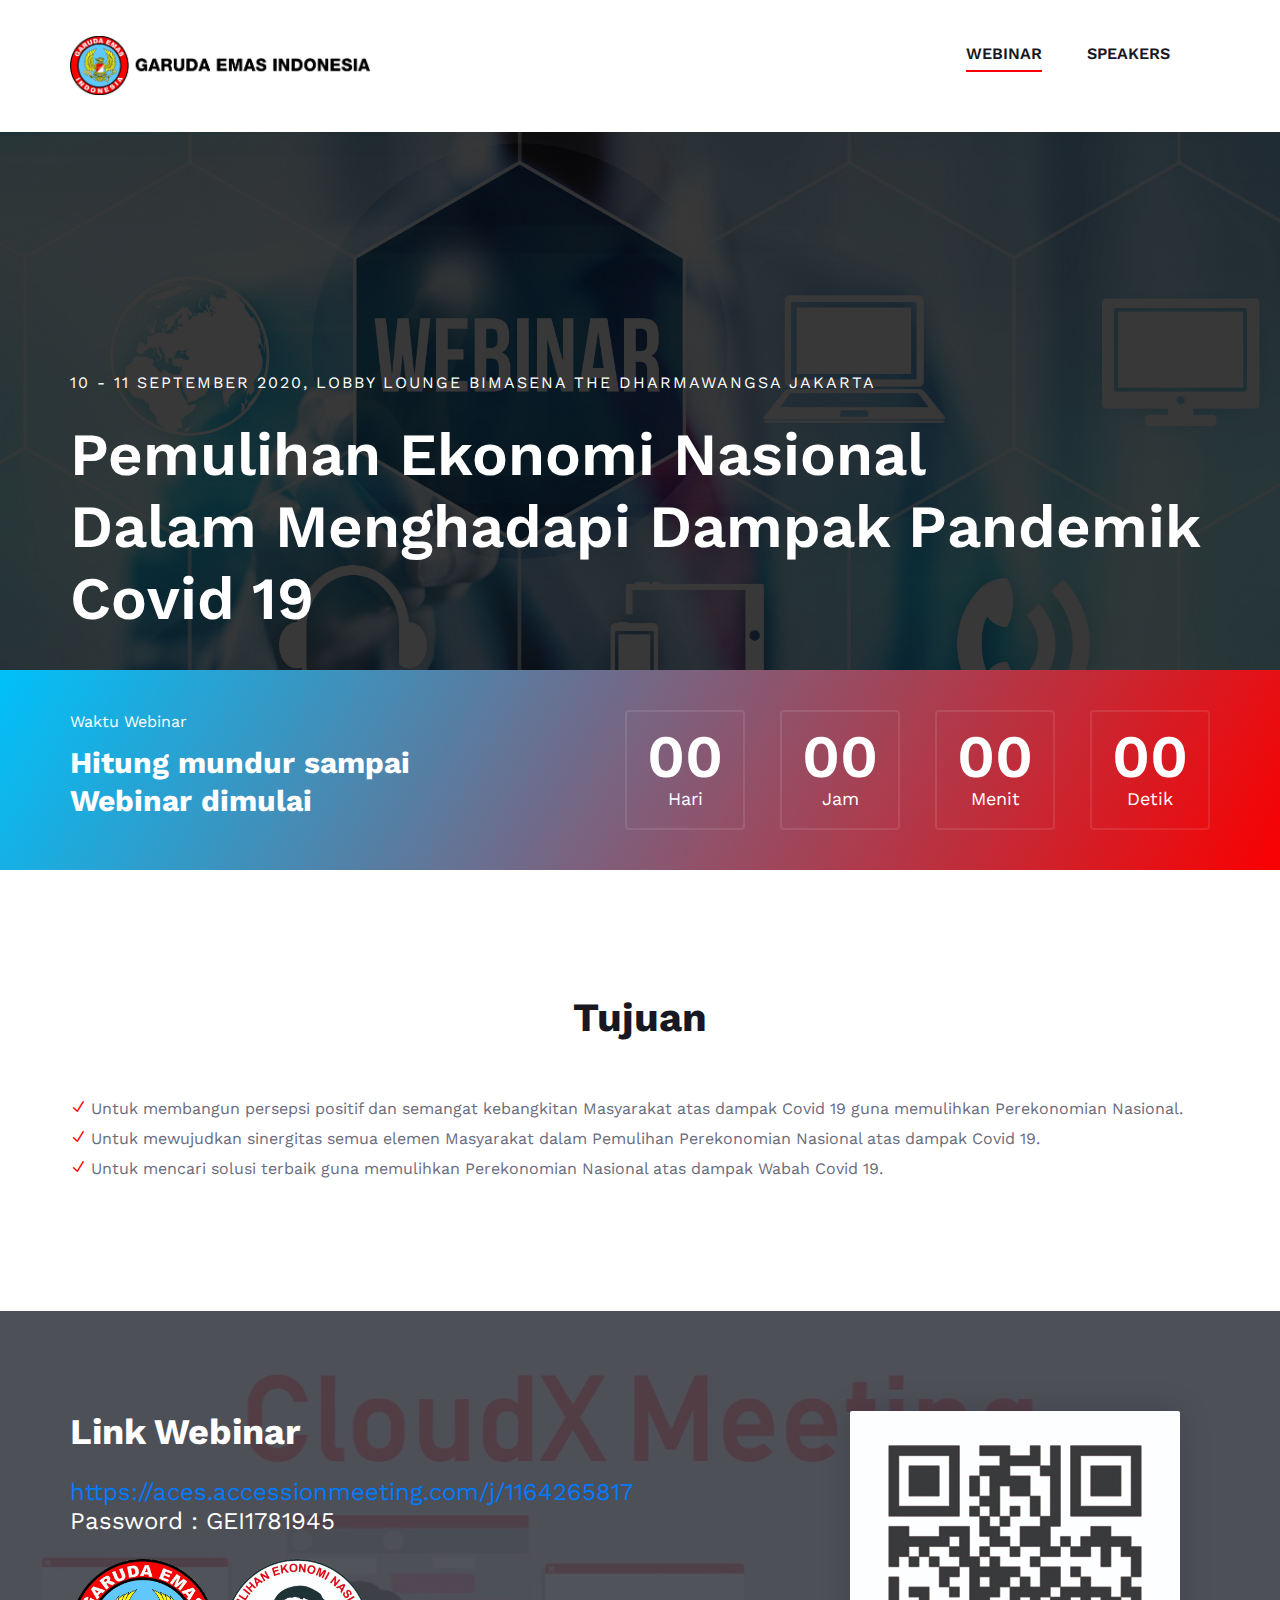
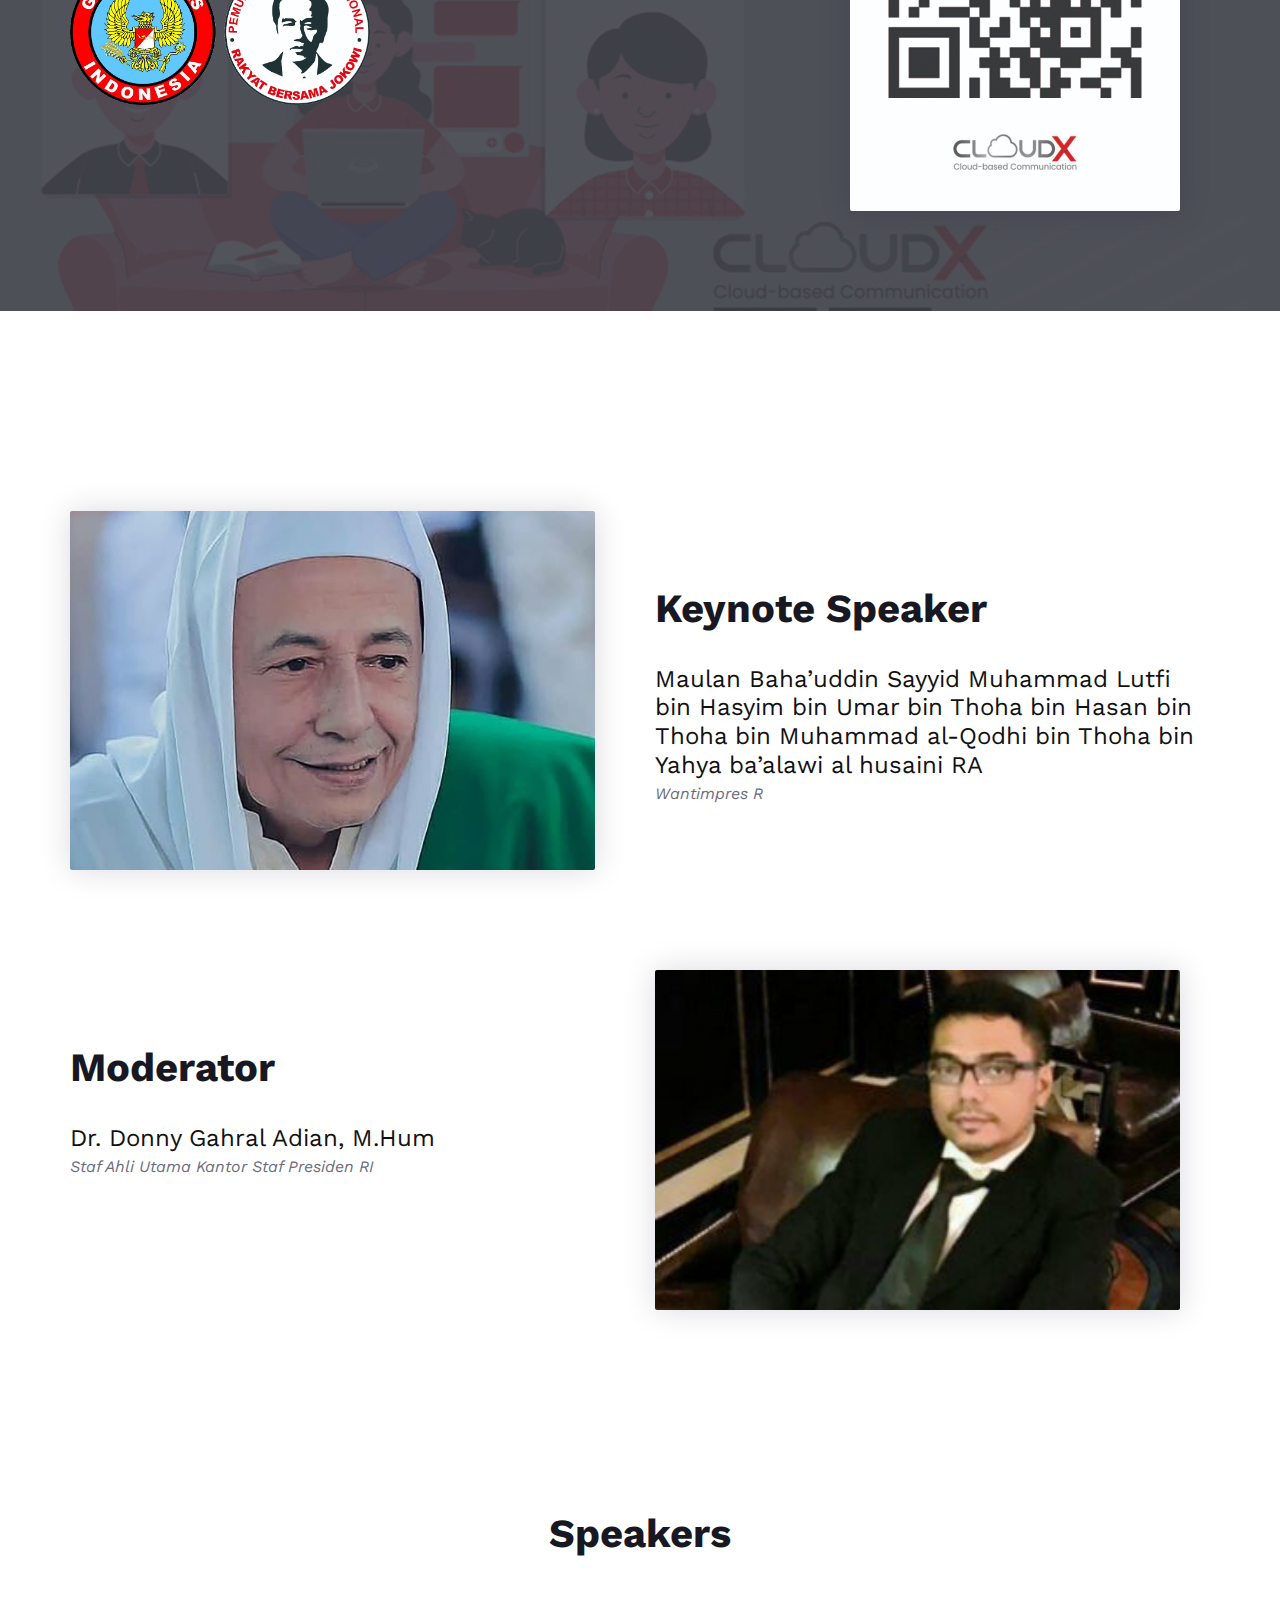
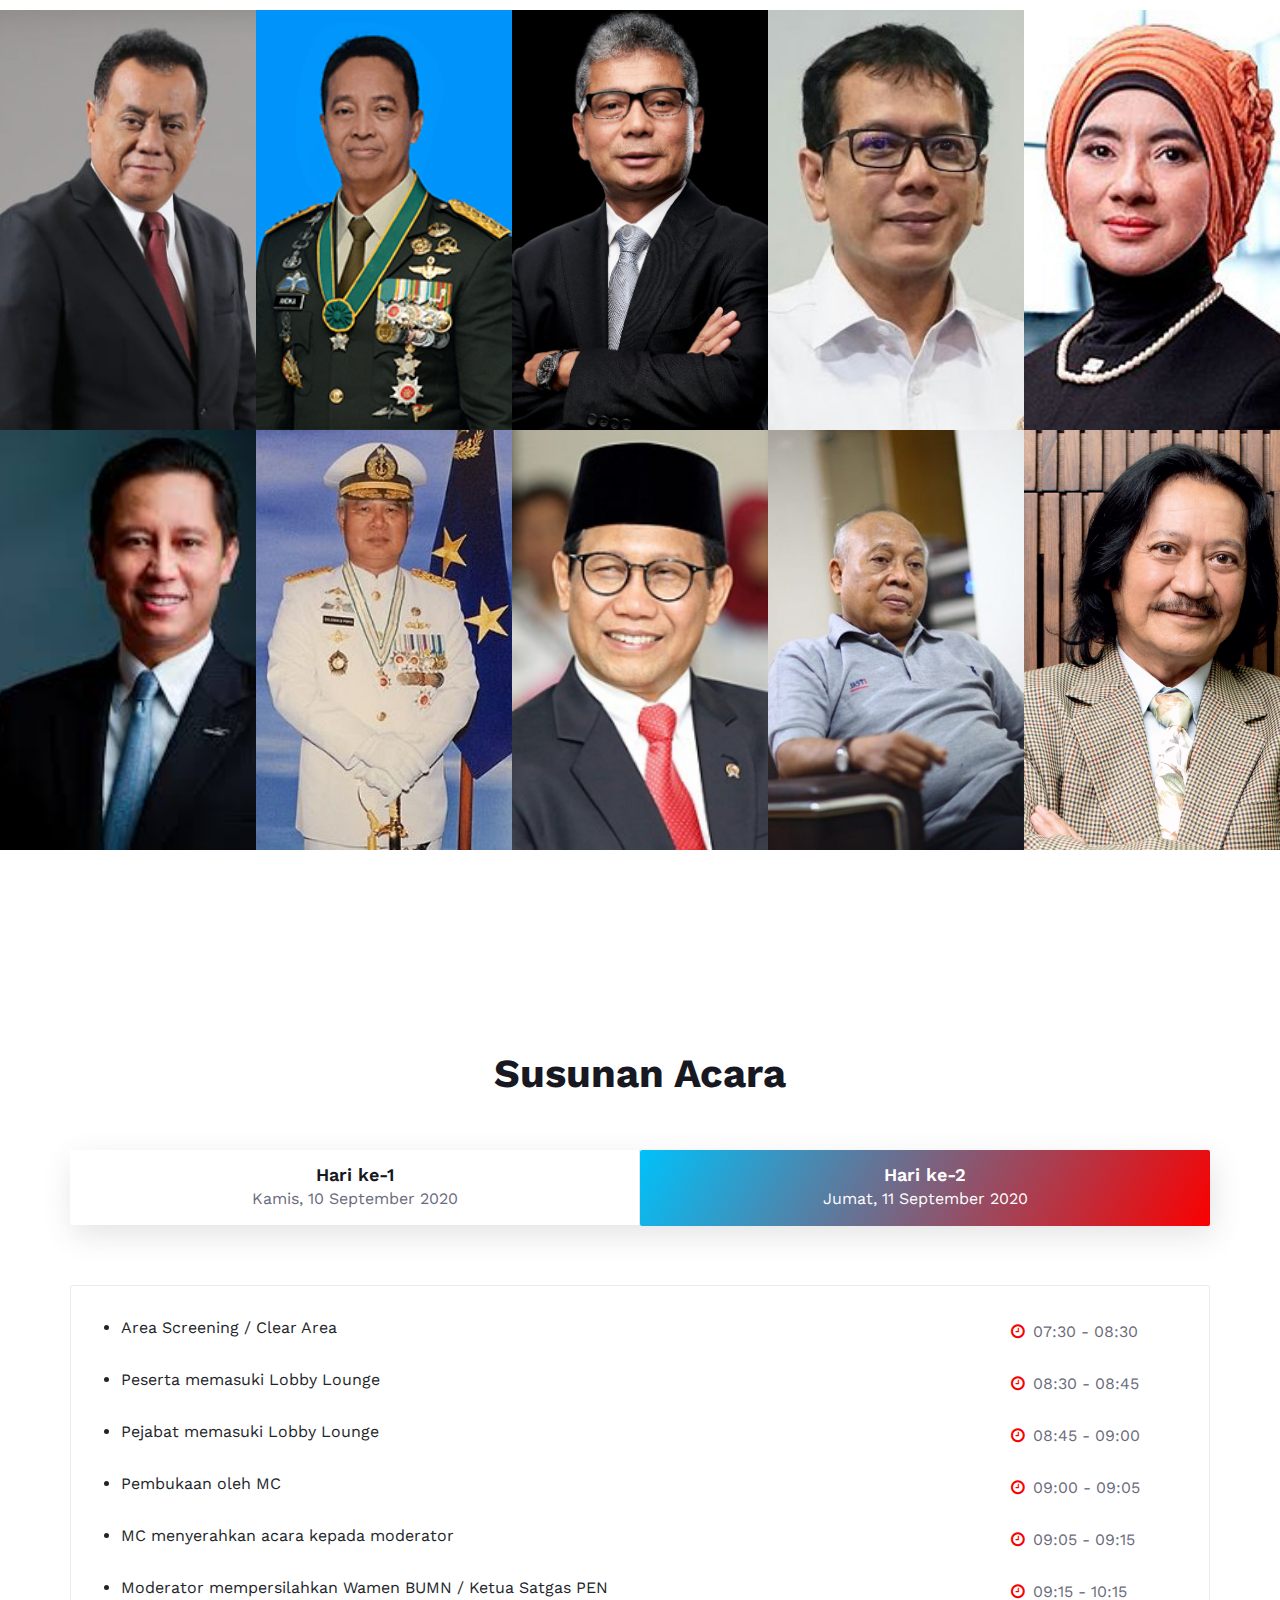
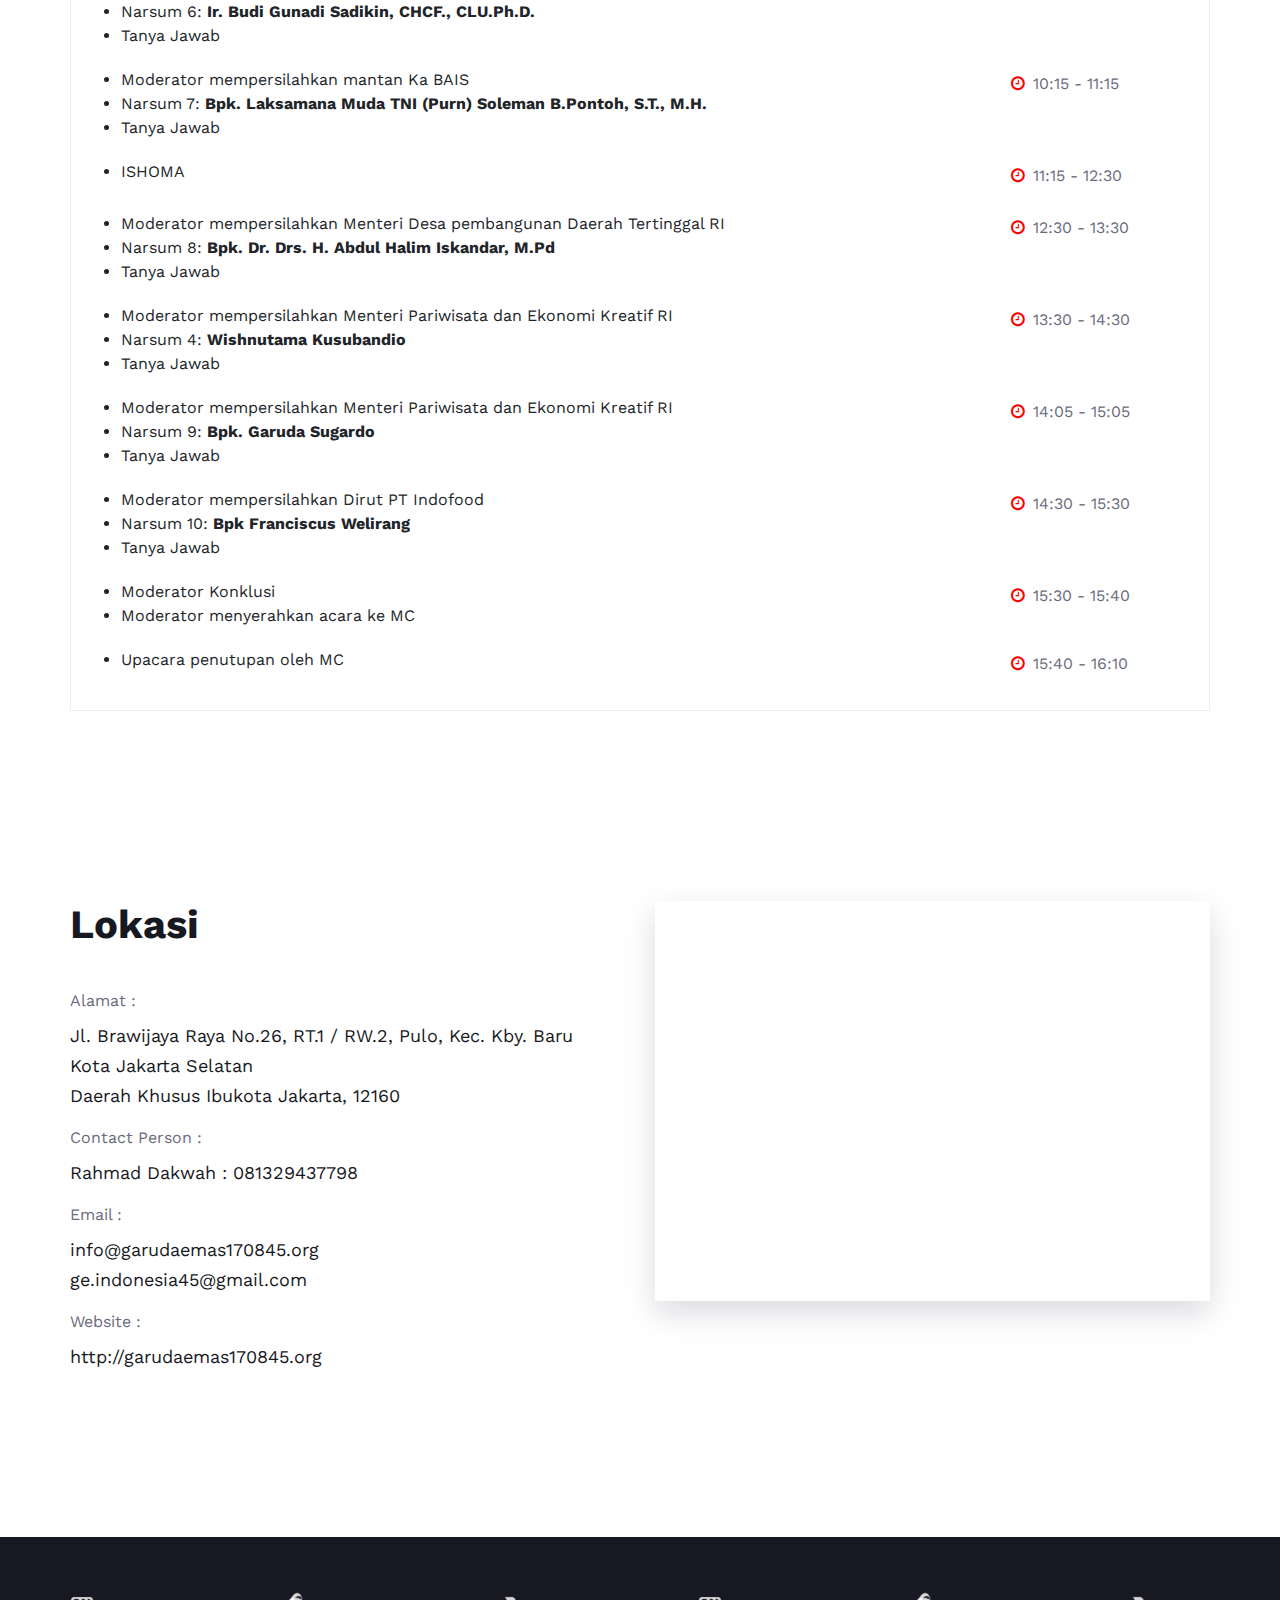
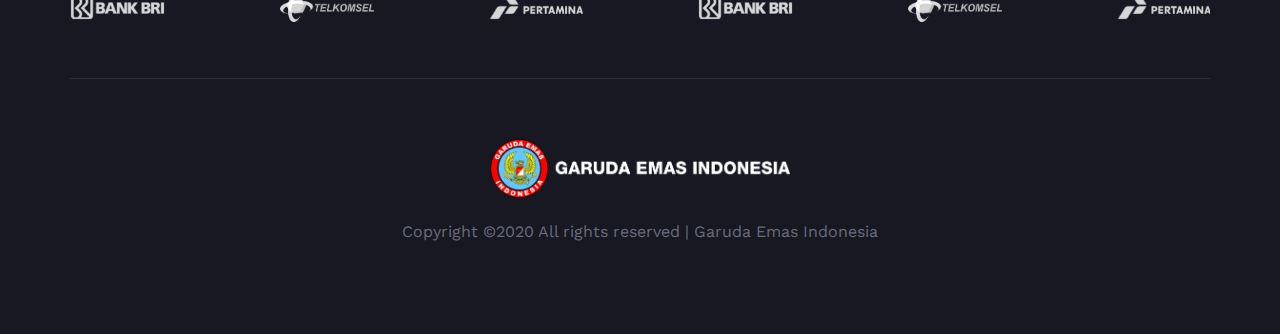
<file: index.html>
<!DOCTYPE html>
<html lang="zxx">

<head>
    <meta charset="UTF-8">
    <meta name="description" content="Gauruda Emas Indonesia">
    <meta name="keywords" content="Gauruda Emas Indonesia, creative, html">
    <meta name="viewport">
    <meta http-equiv="X-UA-Compatible" content="ie=edge">
    <title>Webinar | Garuda Emas Indonesia</title>

    <!-- Google Font -->
    <link href="https://fonts.googleapis.com/css?family=Work+Sans:400,500,600,700,800,900&display=swap"
        rel="stylesheet">
    <link href="https://fonts.googleapis.com/css?family=Poppins:400,500,600,700&display=swap" rel="stylesheet">

    <link rel="icon" href="img/favicon.ico" type="image/gif" sizes="16x16">

    <!-- Css Styles -->
    <link rel="stylesheet" href="css/bootstrap.min.css" type="text/css">
    <link rel="stylesheet" href="css/font-awesome.min.css" type="text/css">
    <link rel="stylesheet" href="css/elegant-icons.css" type="text/css">
    <link rel="stylesheet" href="css/owl.carousel.min.css" type="text/css">
    <link rel="stylesheet" href="css/magnific-popup.css" type="text/css">
    <link rel="stylesheet" href="css/slicknav.min.css" type="text/css">
    <link rel="stylesheet" href="css/style.css" type="text/css">
</head>

<body>
    <!-- Page Preloder -->
    <div id="preloder">
        <div class="loader"></div>
    </div>

    <!-- Header Section Begin -->
    <header class="header-section">
        <div class="container">
            <div class="logo">
                <a href="./index.html">
                    <img src="img/logo.png" alt="" width="300px">
                </a>
            </div>
            <div class="nav-menu">
                <nav class="mainmenu mobile-menu">
                    <ul>
                        <li class="active"><a href="#">Webinar</a></li>
                        <li><a href="#">Speakers</a>
                            <ul class="dropdown">
                                <li><a href="./keynote-speaker.html">Keynote Speaker</a></li>
                                <li><a href="./speakers.html">Speakers</a></li>
                            </ul>
                        </li>
                    </ul>
                </nav>
            </div>
            <div id="mobile-menu-wrap"></div>
        </div>
    </header>
    <!-- Header End -->

    <!-- Hero Section Begin -->
    <section class="hero-section set-bg" data-setbg="img/hero.jpg">
        <div class="container">
            <div class="row">
                <div class="col-lg-12">
                    <div class="hero-text">
                        <span>10 - 11 September 2020, Lobby Lounge Bimasena The Dharmawangsa Jakarta</span>
                        <h2>Pemulihan Ekonomi Nasional<br />Dalam Menghadapi Dampak Pandemik Covid 19</h2>
                    </div>
                </div>
            </div>
        </div>
    </section>
    <!-- Hero Section End -->

    <!-- Counter Section Begin -->
    <section class="counter-section bg-gradient">
        <div class="container">
            <div class="row">
                <div class="col-lg-4">
                    <div class="counter-text">
                        <span>Waktu Webinar</span>
                        <h3>Hitung mundur sampai<br />Webinar dimulai</h3>
                    </div>
                </div>
                <div class="col-lg-8">
                    <div class="cd-timer" id="countdown">
                        <div class="cd-item">
                            <span>40</span>
                            <p>Hari</p>
                        </div>
                        <div class="cd-item">
                            <span>18</span>
                            <p>Jam</p>
                        </div>
                        <div class="cd-item">
                            <span>46</span>
                            <p>Menit</p>
                        </div>
                        <div class="cd-item">
                            <span>32</span>
                            <p>Detik</p>
                        </div>
                    </div>
                </div>
            </div>
        </div>
    </section>
    <!-- Counter Section End -->

    <!-- Home About Section Begin -->
    <section class="goal-section spad">
        <div class="container">
            <div class="row">
                <div class="col-lg-12">
                    <div class="ha-text">
                        <div class="section-title">
                            <h2>Tujuan</h2>
                        </div>
                        <ul>
                            <li><span class="icon_check"></span> Untuk membangun persepsi positif dan semangat kebangkitan Masyarakat atas dampak Covid 19 guna memulihkan Perekonomian Nasional.</li>
                            <li><span class="icon_check"></span> Untuk mewujudkan sinergitas semua elemen Masyarakat dalam Pemulihan Perekonomian Nasional atas dampak Covid 19.</li>
                            <li><span class="icon_check"></span> Untuk mencari solusi terbaik guna memulihkan Perekonomian Nasional atas dampak Wabah Covid 19.</li>
                        </ul>
                    </div>
                </div>
            </div>
        </div>
    </section>

    <!-- Pricing Section Begin -->
    <section class="link-section set-bg spad" data-setbg="img/ClodX-Telkomsel-ok.jpg">
        <div class="container">
            <div class="row justify-content-center">
                <div class="col-lg-8">
                    <div>
                        <h2 style="color:#fff"><strong>Link Webinar</strong></h2>
                        <br />
                        <h4 style="word-wrap: break-word;"><a href="https://aces.accessionmeeting.com/j/1164265817">https://aces.accessionmeeting.com/j/1164265817</a></h4>
                        <h4 style="color:#fff">Password : GEI1781945</h4>
                        <br />
                        <img src="img/logo2.png" alt="" width="300px">
                    </div>
                </div>
                <div class="col-lg-4">
                    <div class="ha-pic">
                        <img src="img/barcode acara.jpg" alt="">
                    </div>
                </div>
            </div>
        </div>
    </section>
    <!-- Pricing Section End -->

    <section class="headline-speaker-section spad">
        <div class="container">
            <div class="row">
                <div class="col-lg-6">
                    <div class="ha-pic">
                        <img src="img/h-about.jpg" alt="">
                    </div>
                </div>
                <div class="col-lg-6">
                    <div class="ha-text">
                        <h2>Keynote Speaker</h2>
                        <h4>Maulan Baha’uddin Sayyid Muhammad Lutfi bin Hasyim bin Umar bin Thoha bin Hasan bin Thoha bin Muhammad al-Qodhi bin Thoha bin Yahya ba’alawi al husaini RA</h4>
                        <p><i>Wantimpres R</i></p>
                    </div>
                </div>
            </div>
        </div>
    </section>

    <section class="moderator-section spad">
        <div class="container">
            <div class="row">
                <div class="col-lg-6">
                    <div class="ha-text">
                        <h2>Moderator</h2>
                        <h4>Dr. Donny Gahral Adian, M.Hum</h4>
                        <p><i>Staf Ahli Utama Kantor Staf Presiden RI</i></p>
                    </div>
                </div>
                <div class="col-lg-6">
                    <div class="ha-pic">
                        <img src="img/8d93dd3a-af40-46ab-899d-17de0efb7836_11.jpg" alt="">
                    </div>
                </div>
            </div>
        </div>
    </section>
    <!-- Home About Section End -->

    <!-- Team Member Section Begin -->
    <section class="speaker-section">
        <div class="container">
            <div class="row">
                <div class="col-lg-12">
                    <div class="section-title">
                        <h2>Speakers</h2>
                    </div>
                </div>
            </div>
        </div>
        <div class="member-item set-bg" data-setbg="img/speaker/Ari%20Kuncoro.jpg">
            <div class="mi-text">
                <h5>Prof. Ari Kuncoro., S.E., M.A., Ph.D</h5>
                <span>Rektor Univ. Indonesia</span>
            </div>
        </div>
        <div class="member-item set-bg" data-setbg="img/speaker/Andika%20Perkasa.png">
            <div class="mi-text">
                <h5>Jend. TNI Andika Perkasa., S.E., M.A., M.Sc., M.Phil., Ph.D</h5>
                <span>KSAD / Wakil Ketua Komite</span>
                <span>Pemulihan Ekonomi Nasional</span>
            </div>
        </div>
        <div class="member-item set-bg" data-setbg="img/speaker/Sunarso.jpg">
            <div class="mi-text">
                <h5>Sunarso</h5>
                <span>Direktur Utama Bank BRI</span>
            </div>
        </div>
        <div class="member-item set-bg" data-setbg="img/speaker/Wisnuutama.jpg">
            <div class="mi-text">
                <h5>Wishnutama Kusubandio</h5>
                <span>Menteri Pariwisata dan Ekonomi Kreatif</span>
            </div>
        </div>
        <div class="member-item set-bg" data-setbg="img/speaker/Nicke.jpg">
            <div class="mi-text">
                <h5>Nicke Widyawati</h5>
                <span>Direktur Utama Pertamina</span>
            </div>
        </div>
        <div class="member-item set-bg" data-setbg="img/speaker/Budi%20Gunadi%20Sadikin.jpg">
            <div class="mi-text">
                <h5>Ir. Budi Gunadi Sadikin, CHCF, CLU</h5>
                <span>Ketua Satgas PEN dan Wakil Menteri BUMN</span>
            </div>
        </div>
        <div class="member-item set-bg" data-setbg="img/speaker/Soleman.jpg">
            <div class="mi-text">
                <h5>Laksamana Muda TNI (Purn) Soleman. B.Pontoh, S.T., M.H.</h5>
                <span>Mantan Kepala Badan Intelijen Strategis</span>
                <span>Political Analis For Bussines Strategic</span>
                <span>Specialis Contra Intelijen</span>
            </div>
        </div>
        <div class="member-item set-bg" data-setbg="img/speaker/Abdul%20Halim%20Iskandar.png">
            <div class="mi-text">
                <h5>Dr. Drs. H. Abdul Halim Iskandar, M.Pd</h5>
                <span>Menteri Desa, Pembangunan Daerah Tertinggal, Dan Transmigrasi</span>
            </div>
        </div>
        <div class="member-item set-bg" data-setbg="img/speaker/garuda%20Sugardo.jpg">
            <div class="mi-text">
                <h5>Garuda Sugardo</h5>
                <span>Mantan CEO Telkom</span>
            </div>
        </div>
        <div class="member-item set-bg" data-setbg="img/speaker/Power-Titan-Franciscus-Welirang.jpg">
            <div class="mi-text">
                <h5>Franciscus Welirang</h5>
                <span>Direktur Utama PT Indofood</span>
            </div>
        </div>
    </section>
    <!-- Team Member Section End -->

    <!-- Schedule Section Begin -->
    <section class="schedule-section spad">
        <div class="container">
            <div class="row">
                <div class="col-lg-12">
                    <div class="section-title">
                        <h2>Susunan Acara</h2>
                    </div>
                </div>
            </div>
            <div class="row">
                <div class="col-lg-12">
                    <div class="schedule-tab">
                        <ul class="nav nav-tabs" role="tablist">
                            <li class="nav-item">
                                <a id="tab1" class="nav-link active" data-toggle="tab" href="#tab-content1" role="tab">
                                    <h5>Hari ke-1</h5>
                                    <p>Kamis, 10 September 2020</p>
                                </a>
                            </li>
                            <li class="nav-item">
                                <a id="tab2" class="nav-link" data-toggle="tab" href="#tab-content2" role="tab">
                                    <h5>Hari ke-2</h5>
                                    <p>Jumat, 11 September 2020</p>
                                </a>
                            </li>
                        </ul><!-- Tab panes -->
                        <div class="tab-content">
                            <div id="tab-content1" class="tab-pane active" role="tabpanel">
                                <div class="st-content">
                                    <div class="container">
                                        <div class="row">
                                            <div class="col-lg-10">
                                                <ul class="sc-text">
                                                    <li>Area Screening / Clear Area</li>
                                                </ul>
                                            </div>
                                            <div class="col-lg-2">
                                                <ul class="sc-widget">
                                                    <li><i class="fa fa-clock-o"></i> 07:30 - 08:00</li>
                                                </ul>
                                            </div>
                                        </div>
                                    </div>
                                    <div class="container">
                                        <div class="row">
                                            <div class="col-lg-10">
                                                <ul class="sc-text">
                                                    <li>Protocol Rapid Test Covid 19</li>
                                                    <li>Semua Wajib Mentaati Protokol Kesehatan</li>
                                                </ul>
                                            </div>
                                            <div class="col-lg-2">
                                                <ul class="sc-widget">
                                                    <li><i class="fa fa-clock-o"></i> 08:00 - 08:30</li>
                                                </ul>
                                            </div>
                                        </div>
                                    </div>
                                    <div class="container">
                                        <div class="row">
                                            <div class="col-lg-10">
                                                <ul class="sc-text">
                                                    <li>Peserta memasuki Lobby Lounge</li>
                                                </ul>
                                            </div>
                                            <div class="col-lg-2">
                                                <ul class="sc-widget">
                                                    <li><i class="fa fa-clock-o"></i> 08:30 - 08:45</li>
                                                </ul>
                                            </div>
                                        </div>
                                    </div>
                                    <div class="container">
                                        <div class="row">
                                            <div class="col-lg-10">
                                                <ul class="sc-text">
                                                    <li>Pejabat memasuki Lobby Lounge</li>
                                                </ul>
                                            </div>
                                            <div class="col-lg-2">
                                                <ul class="sc-widget">
                                                    <li><i class="fa fa-clock-o"></i> 08:45 - 09:00</li>
                                                </ul>
                                            </div>
                                        </div>
                                    </div>
                                    <div class="container">
                                        <div class="row">
                                            <div class="col-lg-10">
                                                <ul class="sc-text">
                                                    <li>Pembukaan</li>
                                                </ul>
                                            </div>
                                            <div class="col-lg-2">
                                                <ul class="sc-widget">
                                                    <li><i class="fa fa-clock-o"></i> 09:00 - 09:03</li>
                                                </ul>
                                            </div>
                                        </div>
                                    </div>
                                    <div class="container">
                                        <div class="row">
                                            <div class="col-lg-10">
                                                <ul class="sc-text">
                                                    <li>Menyanyiikan Lagu Indonesia Raya</li>
                                                </ul>
                                            </div>
                                            <div class="col-lg-2">
                                                <ul class="sc-widget">
                                                    <li><i class="fa fa-clock-o"></i> 09:03 - 09:06</li>
                                                </ul>
                                            </div>
                                        </div>
                                    </div>
                                    <div class="container">
                                        <div class="row">
                                            <div class="col-lg-10">
                                                <ul class="sc-text">
                                                    <li>Pembacaan Do’a</li>
                                                </ul>
                                            </div>
                                            <div class="col-lg-2">
                                                <ul class="sc-widget">
                                                    <li><i class="fa fa-clock-o"></i> 09:06 - 09:09</li>
                                                </ul>
                                            </div>
                                        </div>
                                    </div>
                                    <div class="container">
                                        <div class="row">
                                            <div class="col-lg-10">
                                                <ul class="sc-text">
                                                    <li>Pembacaan Teks Pancasila</li>
                                                </ul>
                                            </div>
                                            <div class="col-lg-2">
                                                <ul class="sc-widget">
                                                    <li><i class="fa fa-clock-o"></i> 09:09 - 09:12</li>
                                                </ul>
                                            </div>
                                        </div>
                                    </div>
                                    <div class="container">
                                        <div class="row">
                                            <div class="col-lg-10">
                                                <ul class="sc-text">
                                                    <li>Sambutan Selamat Datang ketua Umum GEI</li>
                                                </ul>
                                            </div>
                                            <div class="col-lg-2">
                                                <ul class="sc-widget">
                                                    <li><i class="fa fa-clock-o"></i> 09:12 - 09:17</li>
                                                </ul>
                                            </div>
                                        </div>
                                    </div>
                                    <div class="container">
                                        <div class="row">
                                            <div class="col-lg-10">
                                                <ul class="sc-text">
                                                    <li>Keynote Speaker <strong>Maulan Baha’uddin Sayyid Muhammad Lutfi bin Hasyim bin Umar bin Thotabin Hasan</strong></li>
                                                </ul>
                                            </div>
                                            <div class="col-lg-2">
                                                <ul class="sc-widget">
                                                    <li><i class="fa fa-clock-o"></i> 09:17 - 09:27</li>
                                                </ul>
                                            </div>
                                        </div>
                                    </div>
                                    <div class="container">
                                        <div class="row">
                                            <div class="col-lg-10">
                                                <ul class="sc-text">
                                                    <li>Penutup</li>
                                                </ul>
                                            </div>
                                            <div class="col-lg-2">
                                                <ul class="sc-widget">
                                                    <li><i class="fa fa-clock-o"></i> 09:27 - 09:30</li>
                                                </ul>
                                            </div>
                                        </div>
                                    </div>
                                    <div class="container">
                                        <div class="row">
                                            <div class="col-lg-10">
                                                <ul class="sc-text">
                                                    <li>MC menyerahkan acara kepada moderator</li>
                                                </ul>
                                            </div>
                                            <div class="col-lg-2">
                                                <ul class="sc-widget">
                                                    <li><i class="fa fa-clock-o"></i> 09:30 - 09:35</li>
                                                </ul>
                                            </div>
                                        </div>
                                    </div>
                                    <div class="container">
                                        <div class="row">
                                            <div class="col-lg-10">
                                                <ul class="sc-text">
                                                    <li>Moderator mempersilahkan KSAD / Wakil Ketua PEN</li>
                                                    <li>Narsum 1: <strong>Jend. TNI Andika Perkasa, S.E., M.A., M.Sc., M.Phil., Ph.D.</strong></strong></li>
                                                </ul>
                                            </div>
                                            <div class="col-lg-2">
                                                <ul class="sc-widget">
                                                    <li><i class="fa fa-clock-o"></i> 09:35 - 10:05</li>
                                                </ul>
                                            </div>
                                        </div>
                                    </div>
                                    <div class="container">
                                        <div class="row">
                                            <div class="col-lg-10">
                                                <ul class="sc-text">
                                                    <li>Moderator memanggil Rektor UI</li>
                                                    <li>Narsum 2: <strong>Bp. Ari Kuncoro, S.E., M.A., Ph.D.</strong></li>
                                                </ul>
                                            </div>
                                            <div class="col-lg-2">
                                                <ul class="sc-widget">
                                                    <li><i class="fa fa-clock-o"></i> 10:05 - 10:35</li>
                                                </ul>
                                            </div>
                                        </div>
                                    </div>
                                    <div class="container">
                                        <div class="row">
                                            <div class="col-lg-10">
                                                <ul class="sc-text">
                                                    <li>Moderator memanggil Dirut BRI</li>
                                                    <li>Narsum 3: <strong>Bp. Sunarso</strong></li>
                                                    <li>Tanya Jawab</li>
                                                </ul>
                                            </div>
                                            <div class="col-lg-2">
                                                <ul class="sc-widget">
                                                    <li><i class="fa fa-clock-o"></i> 10:35 - 11:35</li>
                                                </ul>
                                            </div>
                                        </div>
                                    </div>
                                    <div class="container">
                                        <div class="row">
                                            <div class="col-lg-10">
                                                <ul class="sc-text">
                                                    <li>ISHOMA</li>
                                                </ul>
                                            </div>
                                            <div class="col-lg-2">
                                                <ul class="sc-widget">
                                                    <li><i class="fa fa-clock-o"></i> 11:35 - 13:05</li>
                                                </ul>
                                            </div>
                                        </div>
                                    </div>
                                    <div class="container">
                                        <div class="row">
                                            <div class="col-lg-10">
                                                <ul class="sc-text">
                                                    <li>Moderator mempersilahkan Dirut PT Pertamina</li>
                                                    <li>Narsum 4: <strong>Ibu Nicke Widyawati</strong></li>
                                                    <li>Tanya Jawab</li>
                                                </ul>
                                            </div>
                                            <div class="col-lg-2">
                                                <ul class="sc-widget">
                                                    <li><i class="fa fa-clock-o"></i> 13:05 - 14:05</li>
                                                </ul>
                                            </div>
                                        </div>
                                    </div>
                                    <div class="container">
                                        <div class="row">
                                            <div class="col-lg-10">
                                                <ul class="sc-text">
                                                    <li>Moderator mempersilahkan Menteri Pariwisata dan Ekonomi Kreatif RI</li>
                                                    <li>Narsum 5: <strong>Wishnutama Kusubandio</strong></li>
                                                    <li>Tanya Jawab</li>
                                                </ul>
                                            </div>
                                            <div class="col-lg-2">
                                                <ul class="sc-widget">
                                                    <li><i class="fa fa-clock-o"></i> 14:05 - 15:05</li>
                                                </ul>
                                            </div>
                                        </div>
                                    </div>
                                    <div class="container">
                                        <div class="row">
                                            <div class="col-lg-10">
                                                <ul class="sc-text">
                                                    <li>Konklusi oleh moderator</li>
                                                    <li>Moderator menyerahkan acara ke MC</li>
                                                </ul>
                                            </div>
                                            <div class="col-lg-2">
                                                <ul class="sc-widget">
                                                    <li><i class="fa fa-clock-o"></i> 15:05 - 15:15</li>
                                                </ul>
                                            </div>
                                        </div>
                                    </div>
                                    <div class="container">
                                        <div class="row">
                                            <div class="col-lg-10">
                                                <ul class="sc-text">
                                                    <li>MC menutup acara & menjelaskan acara esok hari</li>
                                                </ul>
                                            </div>
                                            <div class="col-lg-2">
                                                <ul class="sc-widget">
                                                    <li><i class="fa fa-clock-o"></i> 15:15 - 15:30</li>
                                                </ul>
                                            </div>
                                        </div>
                                    </div>
                                </div>
                            </div>
                            <div id="tab-content2" class="tab-pane" role="tabpanel">
                                <div class="st-content">
                                    <div class="container">
                                        <div class="row">
                                            <div class="col-lg-10">
                                                <ul class="sc-text">
                                                    <li>Area Screening / Clear Area</li>
                                                </ul>
                                            </div>
                                            <div class="col-lg-2">
                                                <ul class="sc-widget">
                                                    <li><i class="fa fa-clock-o"></i> 07:30 - 08:30</li>
                                                </ul>
                                            </div>
                                        </div>
                                    </div>
                                    <div class="container">
                                        <div class="row">
                                            <div class="col-lg-10">
                                                <ul class="sc-text">
                                                    <li>Peserta memasuki Lobby Lounge</li>
                                                </ul>
                                            </div>
                                            <div class="col-lg-2">
                                                <ul class="sc-widget">
                                                    <li><i class="fa fa-clock-o"></i> 08:30 - 08:45</li>
                                                </ul>
                                            </div>
                                        </div>
                                    </div>
                                    <div class="container">
                                        <div class="row">
                                            <div class="col-lg-10">
                                                <ul class="sc-text">
                                                    <li>Pejabat memasuki Lobby Lounge</li>
                                                </ul>
                                            </div>
                                            <div class="col-lg-2">
                                                <ul class="sc-widget">
                                                    <li><i class="fa fa-clock-o"></i> 08:45 - 09:00</li>
                                                </ul>
                                            </div>
                                        </div>
                                    </div>
                                    <div class="container">
                                        <div class="row">
                                            <div class="col-lg-10">
                                                <ul class="sc-text">
                                                    <li>Pembukaan oleh MC</li>
                                                </ul>
                                            </div>
                                            <div class="col-lg-2">
                                                <ul class="sc-widget">
                                                    <li><i class="fa fa-clock-o"></i> 09:00 - 09:05</li>
                                                </ul>
                                            </div>
                                        </div>
                                    </div>
                                    <div class="container">
                                        <div class="row">
                                            <div class="col-lg-10">
                                                <ul class="sc-text">
                                                    <li>MC menyerahkan acara kepada moderator</li>
                                                </ul>
                                            </div>
                                            <div class="col-lg-2">
                                                <ul class="sc-widget">
                                                    <li><i class="fa fa-clock-o"></i> 09:05 - 09:15</li>
                                                </ul>
                                            </div>
                                        </div>
                                    </div>
                                    <div class="container">
                                        <div class="row">
                                            <div class="col-lg-10">
                                                <ul class="sc-text">
                                                    <li>Moderator mempersilahkan Wamen BUMN / Ketua Satgas PEN</li>
                                                    <li>Narsum 6: <strong>Ir. Budi Gunadi Sadikin, CHCF., CLU.Ph.D.</strong></li>
                                                    <li>Tanya Jawab</li>
                                                </ul>
                                            </div>
                                            <div class="col-lg-2">
                                                <ul class="sc-widget">
                                                    <li><i class="fa fa-clock-o"></i> 09:15 - 10:15</li>
                                                </ul>
                                            </div>
                                        </div>
                                    </div>
                                    <div class="container">
                                        <div class="row">
                                            <div class="col-lg-10">
                                                <ul class="sc-text">
                                                    <li>Moderator mempersilahkan mantan Ka BAIS</li>
                                                    <li>Narsum 7: <strong>Bpk. Laksamana Muda TNI (Purn) Soleman B.Pontoh, S.T., M.H.</strong></li>
                                                    <li>Tanya Jawab</li>
                                                </ul>
                                            </div>
                                            <div class="col-lg-2">
                                                <ul class="sc-widget">
                                                    <li><i class="fa fa-clock-o"></i> 10:15 - 11:15</li>
                                                </ul>
                                            </div>
                                        </div>
                                    </div>
                                    <div class="container">
                                        <div class="row">
                                            <div class="col-lg-10">
                                                <ul class="sc-text">
                                                    <li>ISHOMA</li>
                                                </ul>
                                            </div>
                                            <div class="col-lg-2">
                                                <ul class="sc-widget">
                                                    <li><i class="fa fa-clock-o"></i> 11:15 - 12:30</li>
                                                </ul>
                                            </div>
                                        </div>
                                    </div>
                                    <div class="container">
                                        <div class="row">
                                            <div class="col-lg-10">
                                                <ul class="sc-text">
                                                    <li>Moderator mempersilahkan Menteri Desa pembangunan Daerah Tertinggal RI</li>
                                                    <li>Narsum 8: <strong>Bpk. Dr. Drs. H. Abdul Halim Iskandar, M.Pd</strong></li>
                                                    <li>Tanya Jawab</li>
                                                </ul>
                                            </div>
                                            <div class="col-lg-2">
                                                <ul class="sc-widget">
                                                    <li><i class="fa fa-clock-o"></i> 12:30 - 13:30</li>
                                                </ul>
                                            </div>
                                        </div>
                                    </div>
                                    <div class="container">
                                        <div class="row">
                                            <div class="col-lg-10">
                                                <ul class="sc-text">
                                                    <li>Moderator mempersilahkan Menteri Pariwisata dan Ekonomi Kreatif RI</li>
                                                    <li>Narsum 4: <strong>Wishnutama Kusubandio</strong></li>
                                                    <li>Tanya Jawab</li>
                                                </ul>
                                            </div>
                                            <div class="col-lg-2">
                                                <ul class="sc-widget">
                                                    <li><i class="fa fa-clock-o"></i> 13:30 - 14:30</li>
                                                </ul>
                                            </div>
                                        </div>
                                    </div>
                                    <div class="container">
                                        <div class="row">
                                            <div class="col-lg-10">
                                                <ul class="sc-text">
                                                    <li>Moderator mempersilahkan Menteri Pariwisata dan Ekonomi Kreatif RI</li>
                                                    <li>Narsum 9: <strong>Bpk. Garuda Sugardo</strong></li>
                                                    <li>Tanya Jawab</li>
                                                </ul>
                                            </div>
                                            <div class="col-lg-2">
                                                <ul class="sc-widget">
                                                    <li><i class="fa fa-clock-o"></i> 14:05 - 15:05</li>
                                                </ul>
                                            </div>
                                        </div>
                                    </div>
                                    <div class="container">
                                        <div class="row">
                                            <div class="col-lg-10">
                                                <ul class="sc-text">
                                                    <li>Moderator mempersilahkan Dirut PT Indofood</li>
                                                    <li>Narsum 10: <strong>Bpk Franciscus Welirang</strong></li>
                                                    <li>Tanya Jawab</li>
                                                </ul>
                                            </div>
                                            <div class="col-lg-2">
                                                <ul class="sc-widget">
                                                    <li><i class="fa fa-clock-o"></i> 14:30 - 15:30</li>
                                                </ul>
                                            </div>
                                        </div>
                                    </div>
                                    <div class="container">
                                        <div class="row">
                                            <div class="col-lg-10">
                                                <ul class="sc-text">
                                                    <li>Moderator Konklusi</li>
                                                    <li>Moderator menyerahkan acara ke MC</li>
                                                </ul>
                                            </div>
                                            <div class="col-lg-2">
                                                <ul class="sc-widget">
                                                    <li><i class="fa fa-clock-o"></i> 15:30 - 15:40</li>
                                                </ul>
                                            </div>
                                        </div>
                                    </div>
                                    <div class="container">
                                        <div class="row">
                                            <div class="col-lg-10">
                                                <ul class="sc-text">
                                                    <li>Upacara penutupan oleh MC</li>
                                                </ul>
                                            </div>
                                            <div class="col-lg-2">
                                                <ul class="sc-widget">
                                                    <li><i class="fa fa-clock-o"></i> 15:40 - 16:10</li>
                                                </ul>
                                            </div>
                                        </div>
                                    </div>
                                </div>
                            </div>
                        </div>
                    </div>
                </div>
            </div>
        </div>
    </section>
    <!-- Schedule Section End -->

    <!-- Contact Section Begin -->
    <section class="contact-section spad">
        <div class="container">
            <div class="row">
                <div class="col-lg-6">
                    <div class="section-title">
                        <h2>Lokasi</h2>
                    </div>
                    <div class="cs-text">
                        <div class="ct-address">
                            <span>Alamat :</span>
                            <p>
                                Jl. Brawijaya Raya No.26, RT.1 / RW.2, Pulo, Kec. Kby. Baru<br />
                                Kota Jakarta Selatan<br />
                                Daerah Khusus Ibukota Jakarta, 12160
                            </p>
                        </div>
                        <div class="ct-address">
                            <span>Contact Person :</span>
                            <p>
                                Rahmad Dakwah : 081329437798<br />
                            </p>
                        </div>
                        <div class="ct-address">
                            <span>Email :</span>
                            <p>
                                info@garudaemas170845.org<br />
                                ge.indonesia45@gmail.com
                            </p>
                        </div>
                        <div class="ct-links">
                            <span>Website :</span>
                            <p>http://garudaemas170845.org</p>
                        </div>
                    </div>
                </div>
                <div class="col-lg-6">
                    <div class="cs-map">
                        <iframe src="https://www.google.com/maps/embed?pb=!1m18!1m12!1m3!1d3966.0831265762986!2d106.80197801387794!3d-6.252777795474035!2m3!1f0!2f0!3f0!3m2!1i1024!2i768!4f13.1!3m3!1m2!1s0x2e69f170f3863d05%3A0x16307e5537e5100d!2sThe%20Dharmawangsa%20Jakarta!5e0!3m2!1sid!2sid!4v1599060895730!5m2!1sid!2sid" width="800" height="480" frameborder="0" style="border:0;" allowfullscreen="" aria-hidden="false" tabindex="0"></iframe>
                    </div>
                </div>
            </div>
        </div>
    </section>
    <!-- Contact Section End -->

    <!-- Footer Section Begin -->
    <footer class="footer-section">
        <div class="container">
            <div class="partner-logo owl-carousel">
                <a href="https://bri.co.id/" class="pl-table">
                    <div class="pl-tablecell">
                        <img src="img/partner-logo/bri.png" alt="">
                    </div>
                </a>
                <a href="https://www.telkomsel.com/" class="pl-table">
                    <div class="pl-tablecell">
                        <img src="img/partner-logo/telkomsel.png" alt="">
                    </div>
                </a>
                <a href="https://www.pertamina.com/" class="pl-table">
                    <div class="pl-tablecell">
                        <img src="img/partner-logo/pertamina.png" alt="">
                    </div>
                </a>
            </div>
            <div class="row">
                <div class="col-lg-12">
                    <div class="footer-text">
                        <div class="ft-logo">
                            <a href="#" class="footer-logo"><img src="img/footer-logo.png" alt="" width="300px"></a>
                        </div>
                        <div class="copyright-text"><p>Copyright &copy;2020 All rights reserved | Garuda Emas Indonesia</p></div>
                    </div>
                </div>
            </div>
        </div>
    </footer>
    <!-- Footer Section End -->

    <!-- Js Plugins -->
    <script src="js/jquery-3.3.1.min.js"></script>
    <script src="js/bootstrap.min.js"></script>
    <script src="js/jquery.magnific-popup.min.js"></script>
    <script src="js/jquery.countdown.min.js"></script>
    <script src="js/jquery.slicknav.js"></script>
    <script src="js/owl.carousel.min.js"></script>
    <script src="js/main.js"></script>
</body>

</html>
</file>
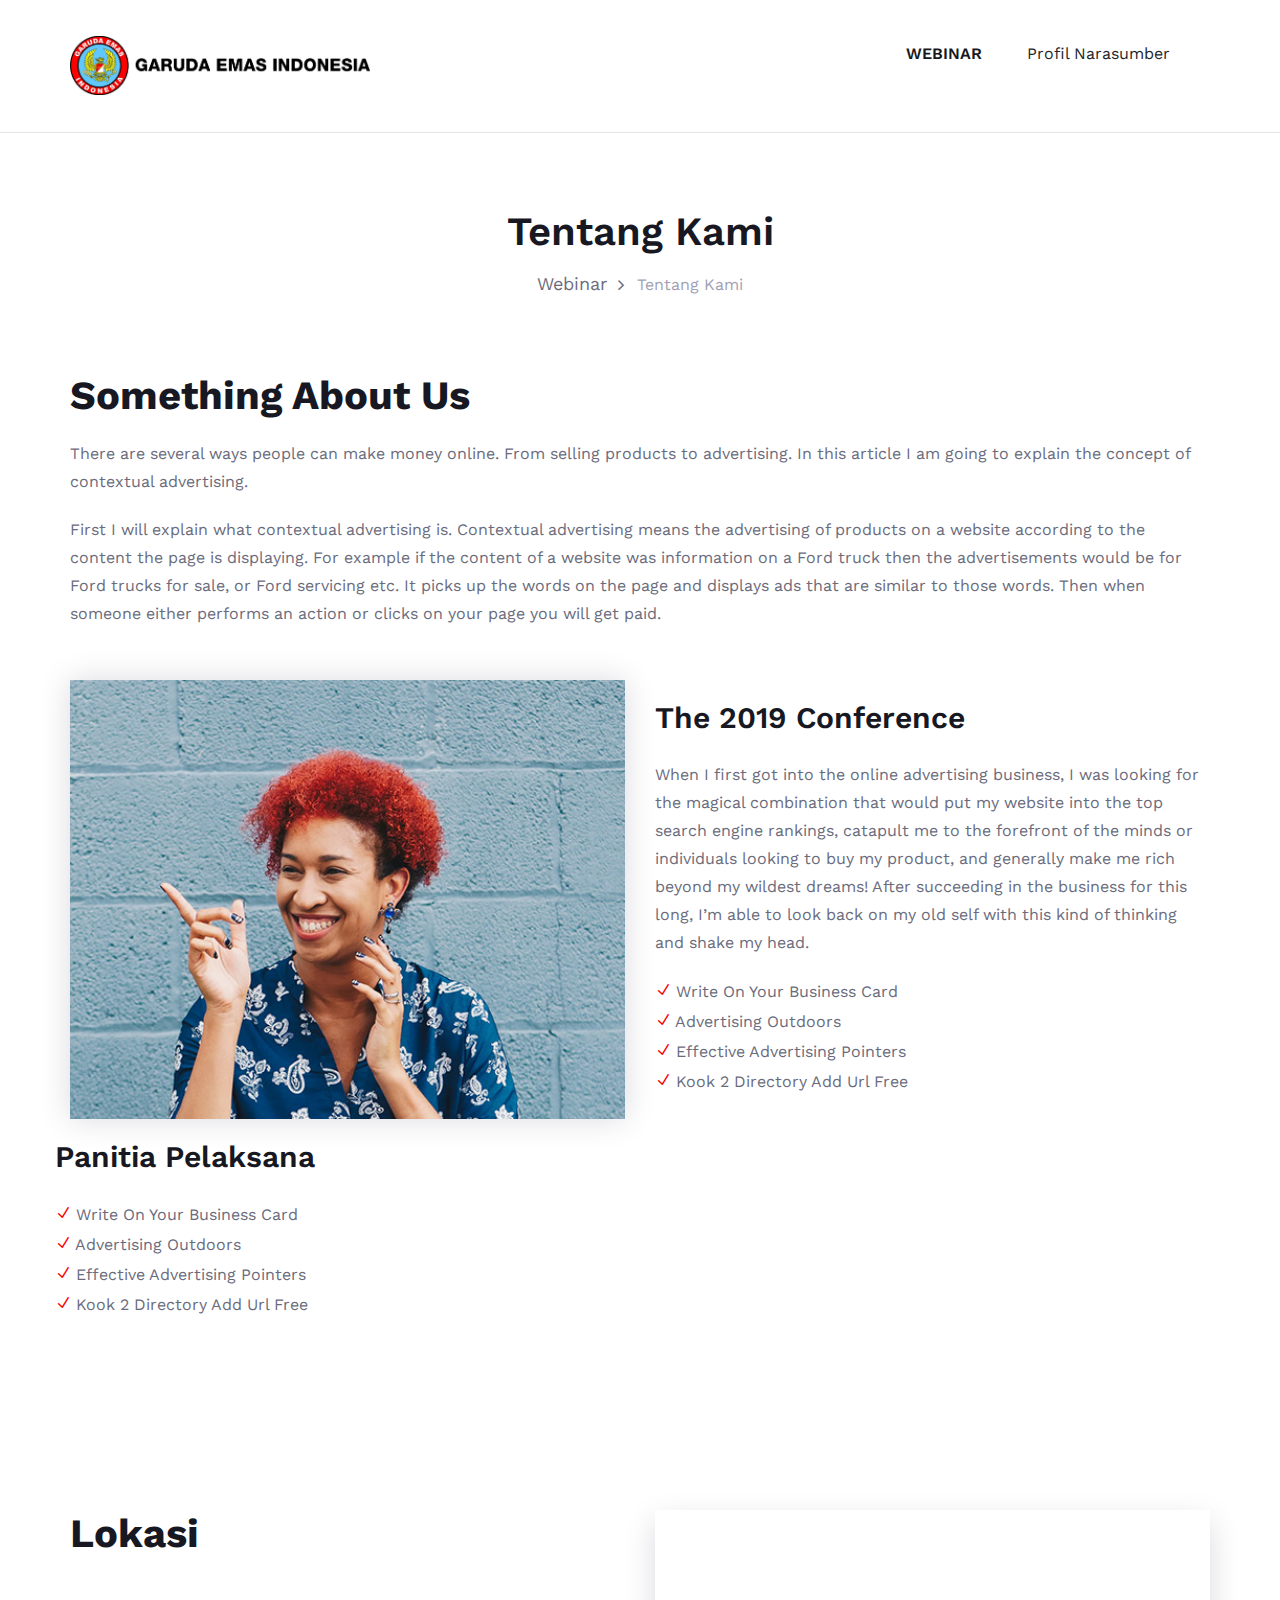
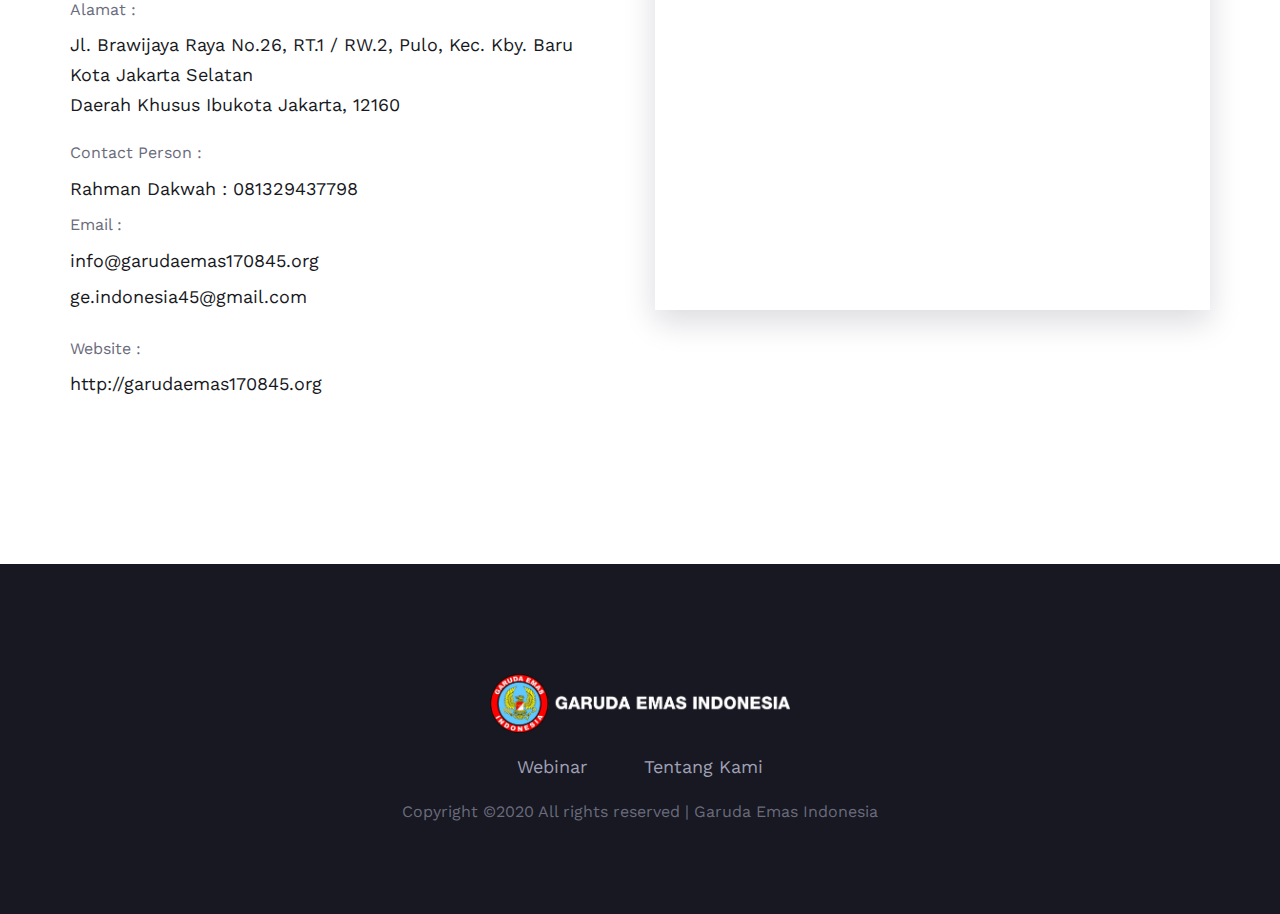
<file: about-us.html>
<!DOCTYPE html>
<html lang="zxx">

<head>
    <meta charset="UTF-8">
    <meta name="description" content="Manup Template">
    <meta name="keywords" content="Manup, unica, creative, html">
    <meta name="viewport" content="width=device-width, initial-scale=1.0">
    <meta http-equiv="X-UA-Compatible" content="ie=edge">
    <title>Tentang Kami | Garuda Emas Indonesia</title>

    <!-- Google Font -->
    <link href="https://fonts.googleapis.com/css?family=Work+Sans:400,500,600,700,800,900&display=swap" rel="stylesheet">
    <link href="https://fonts.googleapis.com/css?family=Poppins:400,500,600,700&display=swap" rel="stylesheet">

    <link rel="icon" href="img/favicon.ico" type="image/gif" sizes="16x16">
    
    <!-- Css Styles -->
    <link rel="stylesheet" href="css/bootstrap.min.css" type="text/css">
    <link rel="stylesheet" href="css/font-awesome.min.css" type="text/css">
    <link rel="stylesheet" href="css/elegant-icons.css" type="text/css">
    <link rel="stylesheet" href="css/owl.carousel.min.css" type="text/css">
    <link rel="stylesheet" href="css/magnific-popup.css" type="text/css">
    <link rel="stylesheet" href="css/slicknav.min.css" type="text/css">
    <link rel="stylesheet" href="css/style.css" type="text/css">
</head>

<body>
    <!-- Page Preloder -->
    <div id="preloder">
        <div class="loader"></div>
    </div>

    <!-- Header Section Begin -->
    <header class="header-section header-normal">
        <div class="container">
            <div class="logo">
                <a href="./index.html">
                    <img src="img/logo.png" alt="" width="300px">
                </a>
            </div>
            <div class="nav-menu">
                <nav class="mainmenu mobile-menu">
                    <ul>
                        <li><a href="./index.html">Webinar</a></li>
                        <li class="active">Profil Narasumber</li>
                    </ul>
                </nav>
            </div>
            <div id="mobile-menu-wrap"></div>
        </div>
    </header>
    <!-- Header End -->

    <!-- Breadcrumb Section Begin -->
    <section class="breadcrumb-section">
        <div class="container">
            <div class="row">
                <div class="col-lg-12">
                    <div class="breadcrumb-text">
                        <h2>Tentang Kami</h2>
                        <div class="bt-option">
                            <a href="./index.html">Webinar</a>
                            <span>Tentang Kami</span>
                        </div>
                    </div>
                </div>
            </div>
        </div>
    </section>
    <!-- Breadcrumb Section End -->

    <!-- About Section Begin -->
    <section class="about-section spad">
        <div class="container">
            <div class="row">
                <div class="col-lg-12">
                    <div class="section-title">
                        <h2>Something About Us</h2>
                        <p class="f-para">There are several ways people can make money online. From selling products to advertising. In this article I am going to explain the concept of contextual advertising.</p>
                        <p>First I will explain what contextual advertising is. Contextual advertising means the advertising of products on a website according to the content the page is displaying. For example if the content of a website was information on a Ford truck then the advertisements would be for Ford trucks for sale, or Ford servicing etc. It picks up the words on the page and displays ads that are similar to those words. Then when someone either performs an action or clicks on your page you will get paid.</p>
                    </div>
                </div>
            </div>
            <div class="row">
                <div class="col-lg-6">
                    <div class="about-pic">
                        <img src="img/about-us.jpg" alt="">
                    </div>
                </div>
                <div class="col-lg-6">
                    <div class="about-text">
                        <h3>The 2019 Conference</h3>
                        <p>When I first got into the online advertising business, I was looking for the magical combination that would put my website into the top search engine rankings, catapult me to the forefront of the minds or individuals looking to buy my product, and generally make me rich beyond my wildest dreams! After succeeding in the business for this long, I’m able to look back on my old self with this kind of thinking and shake my head. </p>
                        <ul>
                            <li><span class="icon_check"></span> Write On Your Business Card</li>
                            <li><span class="icon_check"></span> Advertising Outdoors</li>
                            <li><span class="icon_check"></span> Effective Advertising Pointers</li>
                            <li><span class="icon_check"></span> Kook 2 Directory Add Url Free</li>
                        </ul>
                    </div>
                </div>

                <div class="row">
                    <div class="col-lg-12">
                        <div class="about-text">
                            <h3>Panitia Pelaksana</h3>
                            <ul>
                                <li><span class="icon_check"></span> Write On Your Business Card</li>
                                <li><span class="icon_check"></span> Advertising Outdoors</li>
                                <li><span class="icon_check"></span> Effective Advertising Pointers</li>
                                <li><span class="icon_check"></span> Kook 2 Directory Add Url Free</li>
                            </ul>
                        </div>
                    </div>
            </div>
        </div>
    </section>
    <!-- About Section End -->

    <!-- Contact Section Begin -->
    <section class="contact-section spad">
        <div class="container">
            <div class="row">
                <div class="col-lg-6">
                    <div class="section-title">
                        <h2>Lokasi</h2>
                    </div>
                    <div class="cs-text">
                        <div class="ct-address">
                            <span>Alamat :</span>
                            <p>
                                Jl. Brawijaya Raya No.26, RT.1 / RW.2, Pulo, Kec. Kby. Baru<br />
                                Kota Jakarta Selatan <br />
                                Daerah Khusus Ibukota Jakarta, 12160
                            </p>
                        </div>
                        <ul>
                            <li>
                                <span>Contact Person :</span>
                                Rahman Dakwah : 081329437798
                            </li>
                            <li>
                                <span>Email :</span>
                                info@garudaemas170845.org <br />
                                ge.indonesia45@gmail.com
                            </li>
                        </ul>
                        <div class="ct-links">
                            <span>Website :</span>
                            <p>http://garudaemas170845.org</p>
                        </div>
                    </div>
                </div>
                <div class="col-lg-6">
                    <div class="cs-map">
                        <iframe src="https://www.google.com/maps/embed?pb=!1m18!1m12!1m3!1d3966.0831265762986!2d106.80197801387794!3d-6.252777795474035!2m3!1f0!2f0!3f0!3m2!1i1024!2i768!4f13.1!3m3!1m2!1s0x2e69f170f3863d05%3A0x16307e5537e5100d!2sThe%20Dharmawangsa%20Jakarta!5e0!3m2!1sid!2sid!4v1599060895730!5m2!1sid!2sid" width="800" height="480" frameborder="0" style="border:0;" allowfullscreen="" aria-hidden="false" tabindex="0"></iframe>
                    </div>
                </div>
            </div>
        </div>
    </section>
    <!-- Contact Section End -->

    <!-- Footer Section Begin -->
    <footer class="footer-section">
        <div class="container">
            <div class="row">
                <div class="col-lg-12">
                    <div class="footer-text">
                        <div class="ft-logo">
                            <a href="#" class="footer-logo"><img src="img/footer-logo.png" alt="" width="300px"></a>
                        </div>
                        <ul>
                            <li><a href="./index.html">Webinar</a></li>
                            <li><a href="./about-us.html">Tentang Kami</a></li>
                        </ul>
                        <div class="copyright-text"><p>Copyright &copy;2020 All rights reserved | Garuda Emas Indonesia</p></div>
                    </div>
                </div>
            </div>
        </div>
    </footer>
    <!-- Footer Section End -->

    <!-- Js Plugins -->
    <script src="js/jquery-3.3.1.min.js"></script>
    <script src="js/bootstrap.min.js"></script>
    <script src="js/jquery.magnific-popup.min.js"></script>
    <script src="js/jquery.countdown.min.js"></script>
    <script src="js/jquery.slicknav.js"></script>
    <script src="js/owl.carousel.min.js"></script>
    <script src="js/main.js"></script>
</body>

</html>
</file>
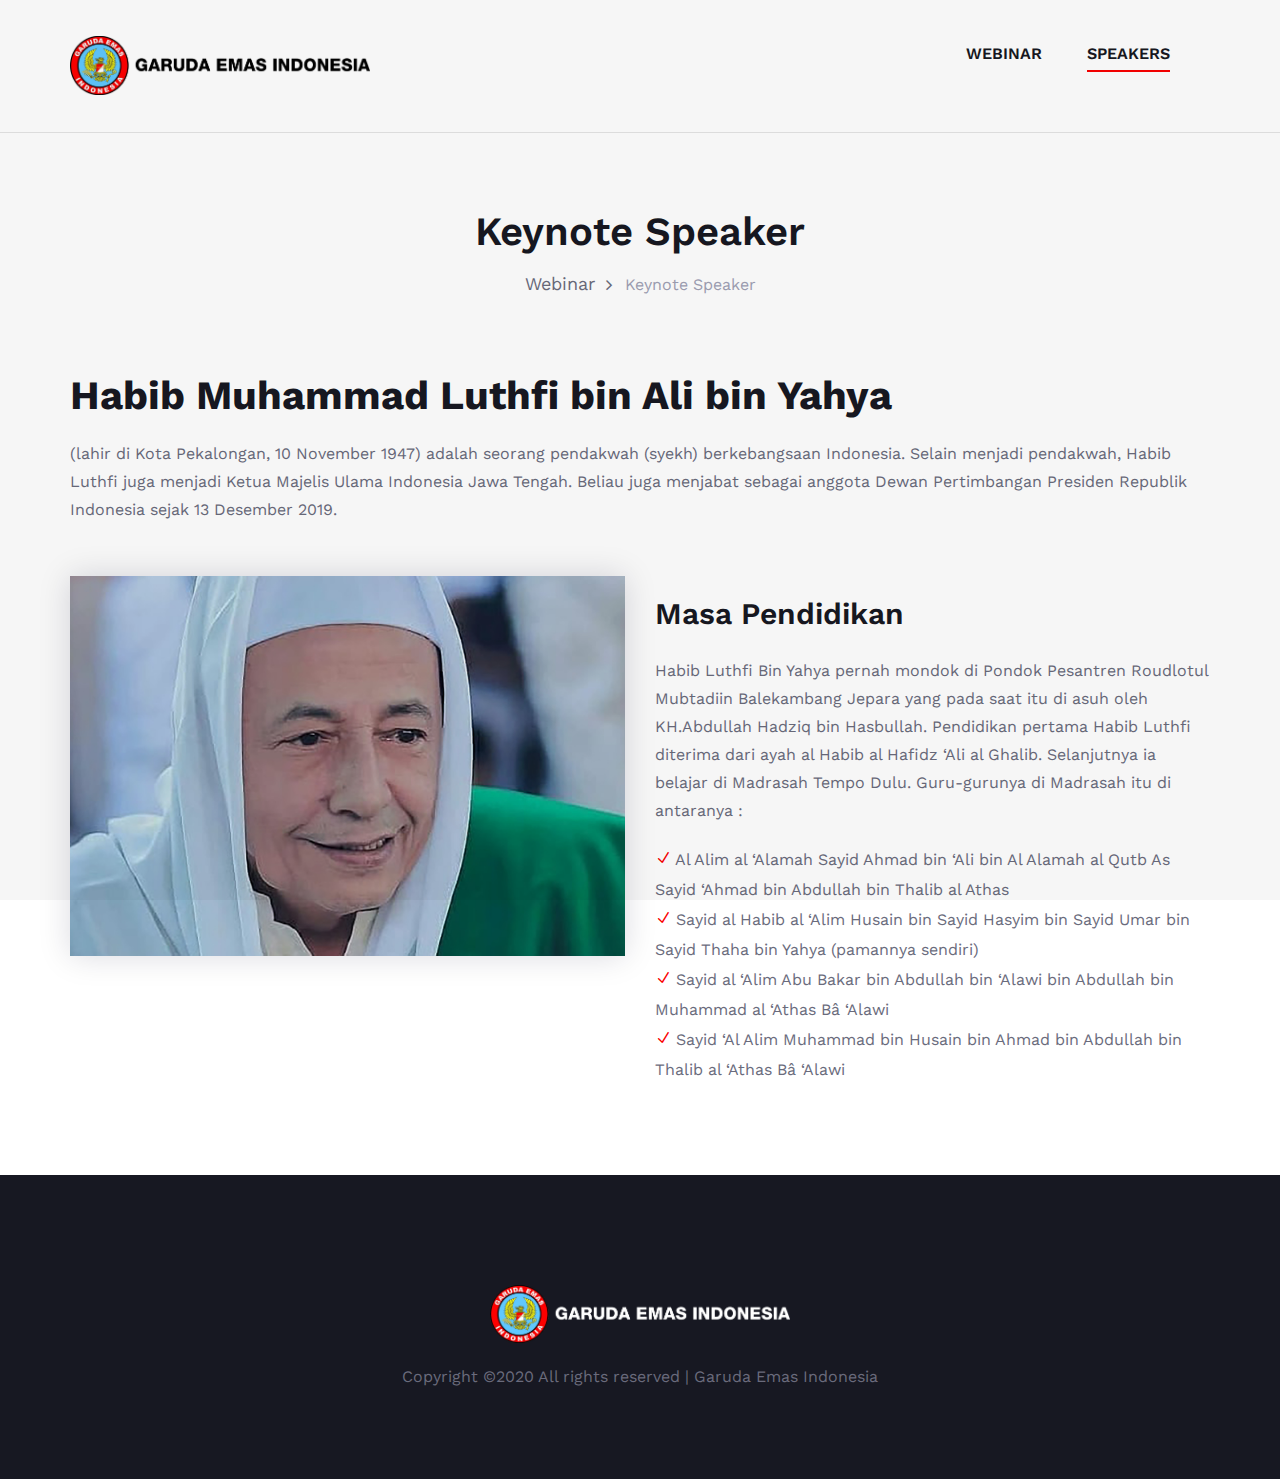
<file: keynote-speaker.html>
<!DOCTYPE html>
<html lang="zxx">

<head>
    <meta charset="UTF-8">
    <meta name="description" content="Manup Template">
    <meta name="keywords" content="Manup, unica, creative, html">
    <meta name="viewport">
    <meta http-equiv="X-UA-Compatible" content="ie=edge">
    <title>Keynote Speaker | Garuda Emas Indonesia</title>

    <!-- Google Font -->
    <link href="https://fonts.googleapis.com/css?family=Work+Sans:400,500,600,700,800,900&display=swap" rel="stylesheet">
    <link href="https://fonts.googleapis.com/css?family=Poppins:400,500,600,700&display=swap" rel="stylesheet">

    <link rel="icon" href="img/favicon.ico" type="image/gif" sizes="16x16">
    
    <!-- Css Styles -->
    <link rel="stylesheet" href="css/bootstrap.min.css" type="text/css">
    <link rel="stylesheet" href="css/font-awesome.min.css" type="text/css">
    <link rel="stylesheet" href="css/elegant-icons.css" type="text/css">
    <link rel="stylesheet" href="css/owl.carousel.min.css" type="text/css">
    <link rel="stylesheet" href="css/magnific-popup.css" type="text/css">
    <link rel="stylesheet" href="css/slicknav.min.css" type="text/css">
    <link rel="stylesheet" href="css/style.css" type="text/css">
</head>

<body>
    <!-- Page Preloder -->
    <div id="preloder">
        <div class="loader"></div>
    </div>

    <!-- Header Section Begin -->
    <header class="header-section header-normal">
        <div class="container">
            <div class="logo">
                <a href="./index.html">
                    <img src="img/logo.png" alt="" width="300px">
                </a>
            </div>
            <div class="nav-menu">
                <nav class="mainmenu mobile-menu">
                    <ul>
                        <li><a href="./index.html">Webinar</a></li>
                        <li class="active"><a href="#">Speakers</a>
                            <ul class="dropdown">
                                <li><a href="#">Keynote Speaker</a></li>
                                <li><a href="./speakers.html">Speakers</a></li>
                            </ul>
                        </li>
                    </ul>
                </nav>
            </div>
            <div id="mobile-menu-wrap"></div>
        </div>
    </header>
    <!-- Header End -->

    <!-- Breadcrumb Section Begin -->
    <section class="breadcrumb-section">
        <div class="container">
            <div class="row">
                <div class="col-lg-12">
                    <div class="breadcrumb-text">
                        <h2>Keynote Speaker</h2>
                        <div class="bt-option">
                            <a href="./index.html">Webinar</a>
                            <span>Keynote Speaker</span>
                        </div>
                    </div>
                </div>
            </div>
        </div>
    </section>
    <!-- Breadcrumb Section End -->

    <!-- About Section Begin -->
    <section class="about-section spad">
        <div class="container">
            <div class="row">
                <div class="col-lg-12">
                    <div class="section-title">
                        <h2>Habib Muhammad Luthfi bin Ali bin Yahya</h2>
                        <p class="f-para">(lahir di Kota Pekalongan, 10 November 1947) adalah seorang pendakwah (syekh) berkebangsaan Indonesia. Selain menjadi pendakwah, Habib Luthfi juga menjadi Ketua Majelis Ulama Indonesia Jawa Tengah. Beliau juga menjabat sebagai anggota Dewan Pertimbangan Presiden Republik Indonesia sejak 13 Desember 2019.</p>
                    </div>
                </div>
            </div>
            <div class="row">
                <div class="col-lg-6">
                    <div class="about-pic">
                        <img src="img/h-about.jpg" alt="">
                    </div>
                </div>
                <div class="col-lg-6">
                    <div class="about-text">
                        <h3>Masa Pendidikan</h3>
                        <p>Habib Luthfi Bin Yahya pernah mondok di Pondok Pesantren Roudlotul Mubtadiin Balekambang Jepara yang pada saat itu di asuh oleh KH.Abdullah Hadziq bin Hasbullah. Pendidikan pertama Habib Luthfi diterima dari ayah al Habib al Hafidz ‘Ali al Ghalib. Selanjutnya ia belajar di Madrasah Tempo Dulu. Guru-gurunya di Madrasah itu di antaranya :</p>
                        <ul>
                            <li><span class="icon_check"></span> Al Alim al ‘Alamah Sayid Ahmad bin ‘Ali bin Al Alamah al Qutb As Sayid ‘Ahmad bin Abdullah bin Thalib al Athas</li>
                            <li><span class="icon_check"></span> Sayid al Habib al ‘Alim Husain bin Sayid Hasyim bin Sayid Umar bin Sayid Thaha bin Yahya (pamannya sendiri)</li>
                            <li><span class="icon_check"></span> Sayid al ‘Alim Abu Bakar bin Abdullah bin ‘Alawi bin Abdullah bin Muhammad al ‘Athas Bâ ‘Alawi</li>
                            <li><span class="icon_check"></span> Sayid ‘Al Alim Muhammad bin Husain bin Ahmad bin Abdullah bin Thalib al ‘Athas Bâ ‘Alawi</li>
                        </ul>
                    </div>
                </div>
            </div>
        </div>
    </section>
    <!-- About Section End -->

    <!-- Footer Section Begin -->
    <footer class="footer-section">
        <div class="container">
            <div class="row">
                <div class="col-lg-12">
                    <div class="footer-text">
                        <div class="ft-logo">
                            <a href="#" class="footer-logo"><img src="img/footer-logo.png" alt="" width="300px"></a>
                        </div>
                        <div class="copyright-text"><p>Copyright &copy;2020 All rights reserved | Garuda Emas Indonesia</p></div>
                    </div>
                </div>
            </div>
        </div>
    </footer>
    <!-- Footer Section End -->

    <!-- Js Plugins -->
    <script src="js/jquery-3.3.1.min.js"></script>
    <script src="js/bootstrap.min.js"></script>
    <script src="js/jquery.magnific-popup.min.js"></script>
    <script src="js/jquery.countdown.min.js"></script>
    <script src="js/jquery.slicknav.js"></script>
    <script src="js/owl.carousel.min.js"></script>
    <script src="js/main.js"></script>
</body>

</html>
</file>
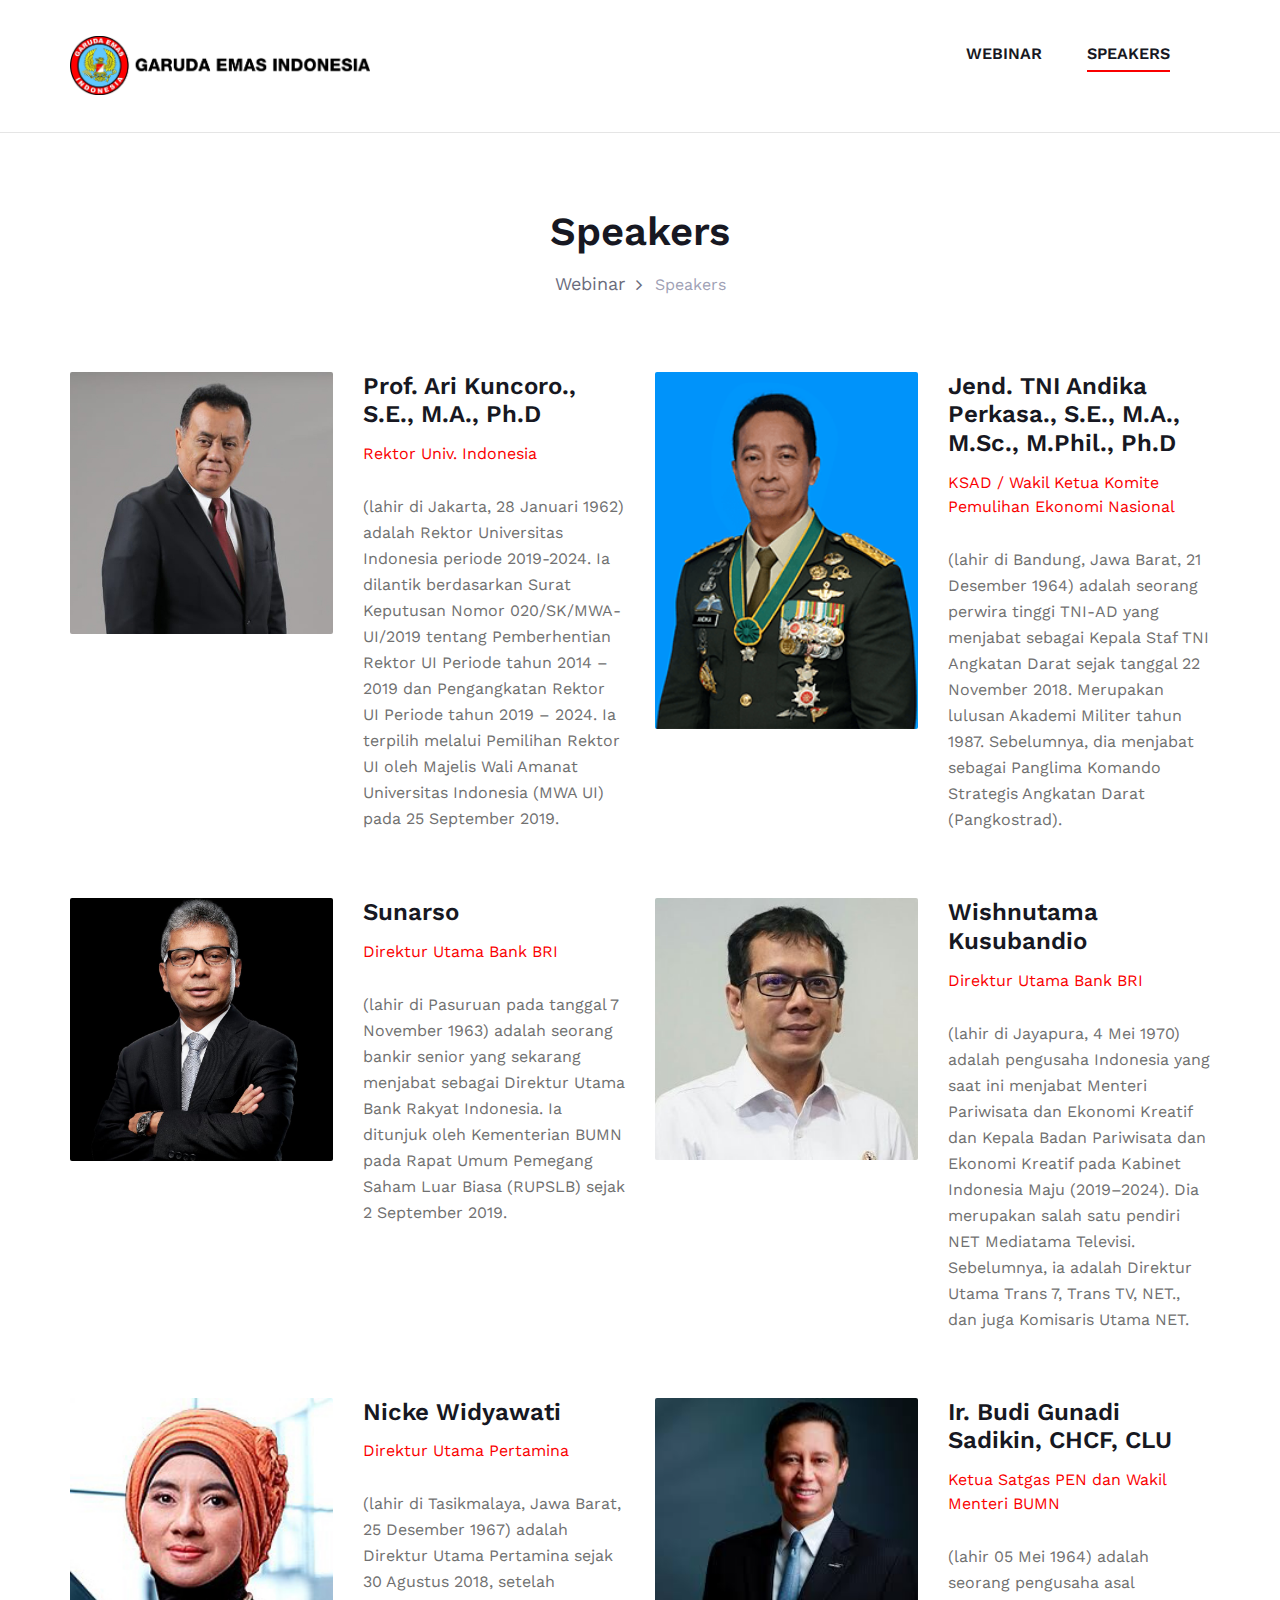
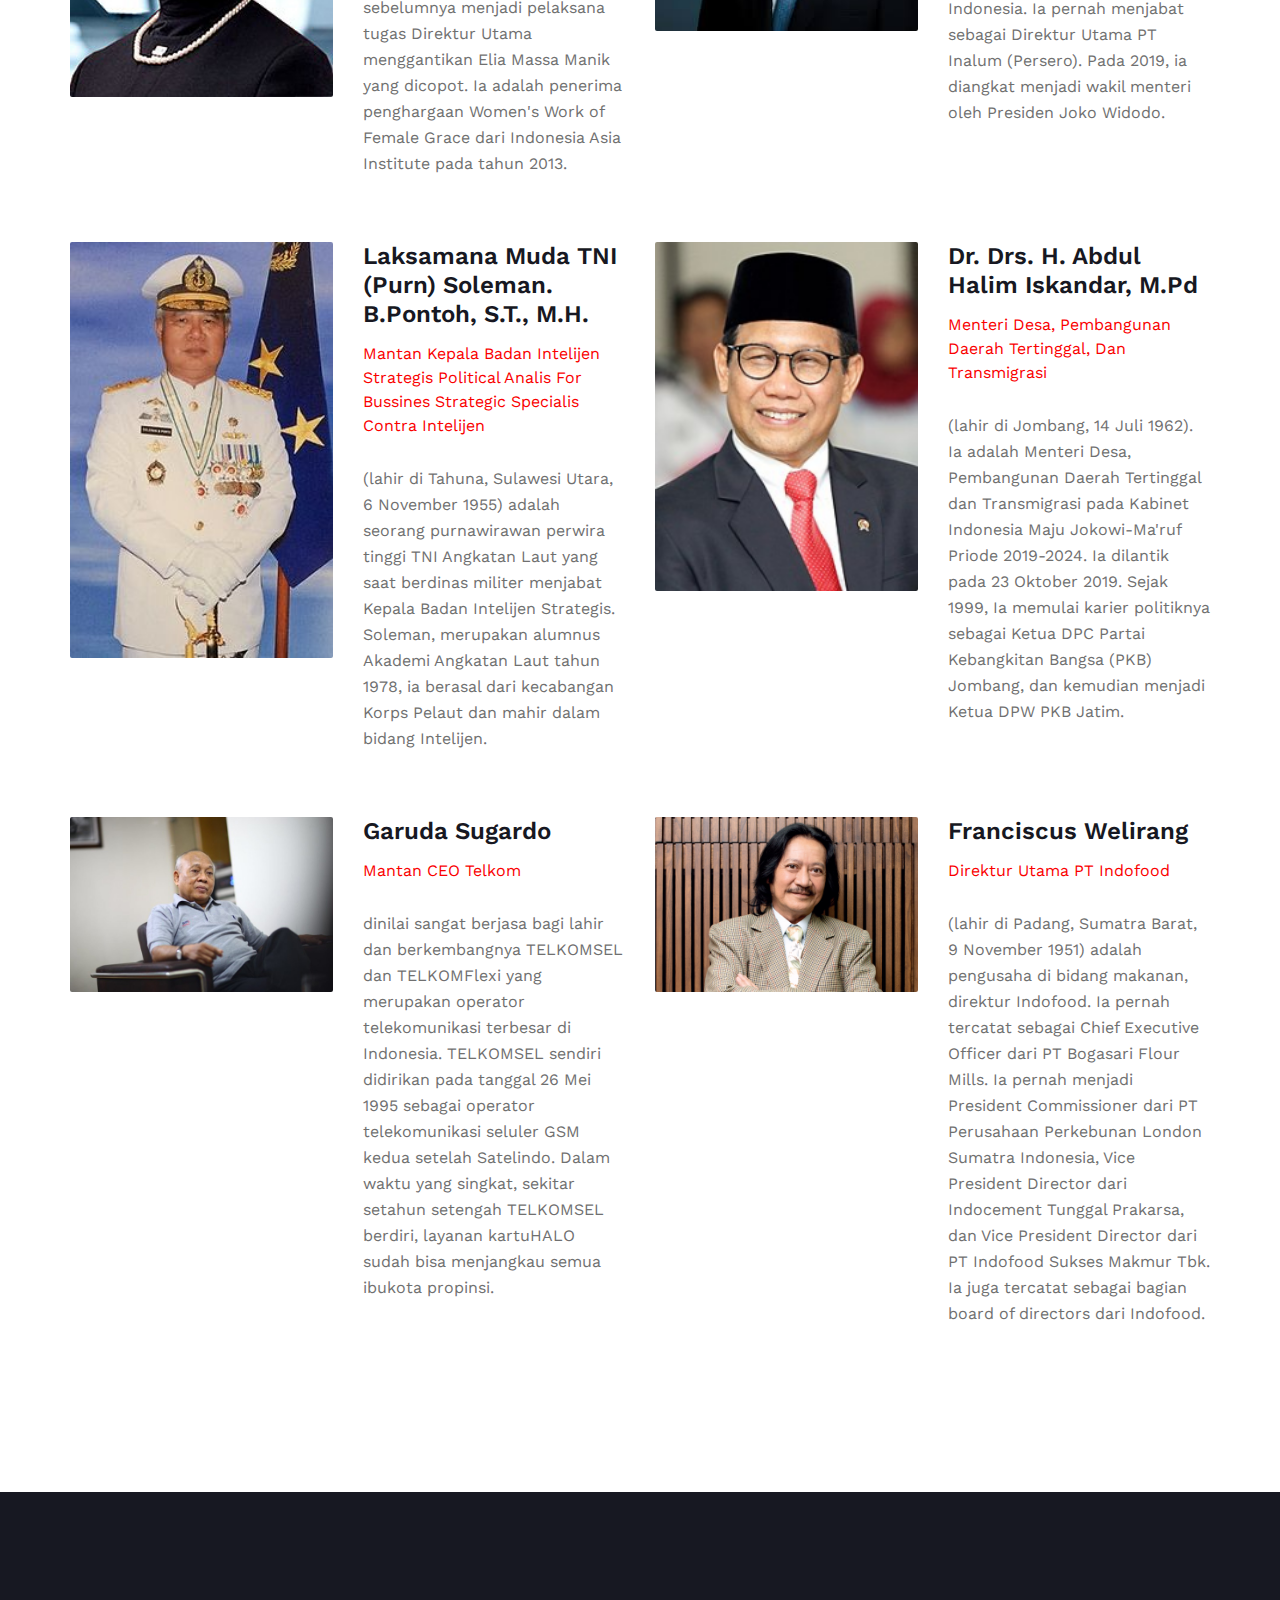
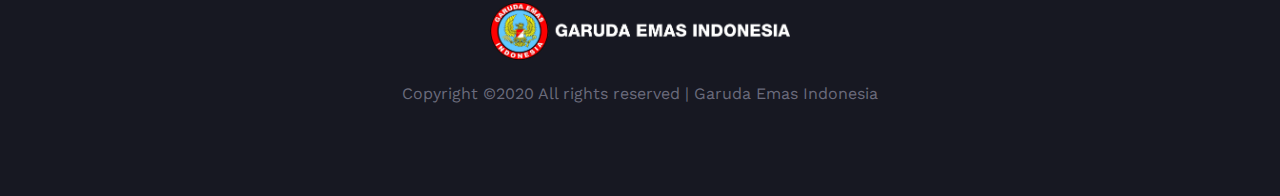
<file: speakers.html>
<!DOCTYPE html>
<html lang="zxx">

<head>
    <meta charset="UTF-8">
    <meta name="description" content="Manup Template">
    <meta name="keywords" content="Manup, unica, creative, html">
    <meta name="viewport">
    <meta http-equiv="X-UA-Compatible" content="ie=edge">
    <title>Speakers | Garuda Emas Indonesia</title>

    <!-- Google Font -->
    <link href="https://fonts.googleapis.com/css?family=Work+Sans:400,500,600,700,800,900&display=swap" rel="stylesheet">
    <link href="https://fonts.googleapis.com/css?family=Poppins:400,500,600,700&display=swap" rel="stylesheet">

    <link rel="icon" href="img/favicon.ico" type="image/gif" sizes="16x16">
    
    <!-- Css Styles -->
    <link rel="stylesheet" href="css/bootstrap.min.css" type="text/css">
    <link rel="stylesheet" href="css/font-awesome.min.css" type="text/css">
    <link rel="stylesheet" href="css/elegant-icons.css" type="text/css">
    <link rel="stylesheet" href="css/owl.carousel.min.css" type="text/css">
    <link rel="stylesheet" href="css/magnific-popup.css" type="text/css">
    <link rel="stylesheet" href="css/slicknav.min.css" type="text/css">
    <link rel="stylesheet" href="css/style.css" type="text/css">
</head>

<body>
    <!-- Page Preloder -->
    <div id="preloder">
        <div class="loader"></div>
    </div>

    <!-- Header Section Begin -->
    <header class="header-section header-normal">
        <div class="container">
            <div class="logo">
                <a href="./index.html">
                    <img src="img/logo.png" alt="" width="300px">
                </a>
            </div>
            <div class="nav-menu">
                <nav class="mainmenu mobile-menu">
                    <ul>
                        <li><a href="./index.html">Webinar</a></li>
                        <li class="active"><a href="#">Speakers</a>
                            <ul class="dropdown">
                                <li><a href="./keynote-speaker.html">Keynote Speaker</a></li>
                                <li><a href="#">Speakers</a></li>
                            </ul>
                        </li>
                    </ul>
                </nav>
            </div>
            <div id="mobile-menu-wrap"></div>
        </div>
    </header>
    <!-- Header End -->

    <!-- Breadcrumb Section Begin -->
    <section class="breadcrumb-section">
        <div class="container">
            <div class="row">
                <div class="col-lg-12">
                    <div class="breadcrumb-text">
                        <h2>Speakers</h2>
                        <div class="bt-option">
                            <a href="./index.html">Webinar</a>
                            <span>Speakers</span>
                        </div>
                    </div>
                </div>
            </div>
        </div>
    </section>
    <!-- Breadcrumb Section End -->

    <!-- Speaker Section Begin -->
    <section class="speaker-section spad" style="padding-top: 0;">
        <div class="container">
            <div class="row">
                <div class="col-sm-6">
                    <div class="speaker-item">
                        <div class="row">
                            <div class="col-lg-6">
                                <div class="si-pic">
                                    <img src="img/speaker/Ari Kuncoro.jpg" alt="">
                                </div>
                            </div>
                            <div class="col-lg-6">
                                <div class="si-text">
                                    <div class="si-title">
                                        <h4>Prof. Ari Kuncoro., S.E., M.A., Ph.D</h4>
                                        <span>Rektor Univ. Indonesia</span>
                                    </div>
                                    <p>(lahir di Jakarta, 28 Januari 1962) adalah Rektor Universitas Indonesia periode 2019-2024. Ia dilantik berdasarkan Surat Keputusan Nomor 020/SK/MWA-UI/2019 tentang Pemberhentian Rektor UI Periode tahun 2014 – 2019 dan Pengangkatan Rektor UI Periode tahun 2019 – 2024. Ia terpilih melalui Pemilihan Rektor UI oleh Majelis Wali Amanat Universitas Indonesia (MWA UI) pada 25 September 2019.</p>
                                </div>
                            </div>
                        </div>
                    </div>
                </div>
                <div class="col-sm-6">
                    <div class="speaker-item">
                        <div class="row">
                            <div class="col-lg-6">
                                <div class="si-pic">
                                    <img src="img/speaker/Andika Perkasa.png" alt="">
                                </div>
                            </div>
                            <div class="col-lg-6">
                                <div class="si-text">
                                    <div class="si-title">
                                        <h4>Jend. TNI Andika Perkasa., S.E., M.A., M.Sc., M.Phil., Ph.D</h4>
                                        <span>KSAD / Wakil Ketua Komite Pemulihan Ekonomi Nasional</span>
                                    </div>
                                    <p>(lahir di Bandung, Jawa Barat, 21 Desember 1964) adalah seorang perwira tinggi TNI-AD yang menjabat sebagai Kepala Staf TNI Angkatan Darat sejak tanggal 22 November 2018. Merupakan lulusan Akademi Militer tahun 1987. Sebelumnya, dia menjabat sebagai Panglima Komando Strategis Angkatan Darat (Pangkostrad).</p>
                                </div>
                            </div>
                        </div>
                    </div>
                </div>
                <div class="col-sm-6">
                    <div class="speaker-item">
                        <div class="row">
                            <div class="col-lg-6">
                                <div class="si-pic">
                                    <img src="img/speaker/Sunarso.jpg" alt="">
                                </div>
                            </div>
                            <div class="col-lg-6">
                                <div class="si-text">
                                    <div class="si-title">
                                        <h4>Sunarso</h4>
                                        <span>Direktur Utama Bank BRI</span>
                                    </div>
                                    <p>(lahir di Pasuruan pada tanggal 7 November 1963) adalah seorang bankir senior yang sekarang menjabat sebagai Direktur Utama Bank Rakyat Indonesia. Ia ditunjuk oleh Kementerian BUMN pada Rapat Umum Pemegang Saham Luar Biasa (RUPSLB) sejak 2 September 2019.</p>
                                </div>
                            </div>
                        </div>
                    </div>
                </div>
                <div class="col-sm-6">
                    <div class="speaker-item">
                        <div class="row">
                            <div class="col-lg-6">
                                <div class="si-pic">
                                    <img src="img/speaker/Wisnuutama.jpg" alt="">
                                </div>
                            </div>
                            <div class="col-lg-6">
                                <div class="si-text">
                                    <div class="si-title">
                                        <h4>Wishnutama Kusubandio</h4>
                                        <span>Direktur Utama Bank BRI</span>
                                    </div>
                                    <p>(lahir di Jayapura, 4 Mei 1970) adalah pengusaha Indonesia yang saat ini menjabat Menteri Pariwisata dan Ekonomi Kreatif dan Kepala Badan Pariwisata dan Ekonomi Kreatif pada Kabinet Indonesia Maju (2019–2024). Dia merupakan salah satu pendiri NET Mediatama Televisi. Sebelumnya, ia adalah Direktur Utama Trans 7, Trans TV, NET., dan juga Komisaris Utama NET.</p>
                                </div>
                            </div>
                        </div>
                    </div>
                </div>
                <div class="col-sm-6">
                    <div class="speaker-item">
                        <div class="row">
                            <div class="col-lg-6">
                                <div class="si-pic">
                                    <img src="img/speaker/Nicke.jpg" alt="">
                                </div>
                            </div>
                            <div class="col-lg-6">
                                <div class="si-text">
                                    <div class="si-title">
                                        <h4>Nicke Widyawati</h4>
                                        <span>Direktur Utama Pertamina</span>
                                    </div>
                                    <p>(lahir di Tasikmalaya, Jawa Barat, 25 Desember 1967) adalah Direktur Utama Pertamina sejak 30 Agustus 2018, setelah sebelumnya menjadi pelaksana tugas Direktur Utama menggantikan Elia Massa Manik yang dicopot. Ia adalah penerima penghargaan Women's Work of Female Grace dari Indonesia Asia Institute pada tahun 2013.</p>
                                </div>
                            </div>
                        </div>
                    </div>
                </div>
                <div class="col-sm-6">
                    <div class="speaker-item">
                        <div class="row">
                            <div class="col-lg-6">
                                <div class="si-pic">
                                    <img src="img/speaker/Budi Gunadi Sadikin.jpg" alt="">
                                </div>
                            </div>
                            <div class="col-lg-6">
                                <div class="si-text">
                                    <div class="si-title">
                                        <h4>Ir. Budi Gunadi Sadikin, CHCF, CLU</h4>
                                        <span>Ketua Satgas PEN dan Wakil Menteri BUMN</span>
                                    </div>
                                    <p>(lahir 05 Mei 1964) adalah seorang pengusaha asal Indonesia. Ia pernah menjabat sebagai Direktur Utama PT Inalum (Persero). Pada 2019, ia diangkat menjadi wakil menteri oleh Presiden Joko Widodo.</p>
                                </div>
                            </div>
                        </div>
                    </div>
                </div>
                <div class="col-sm-6">
                    <div class="speaker-item">
                        <div class="row">
                            <div class="col-lg-6">
                                <div class="si-pic">
                                    <img src="img/speaker/Soleman.jpg" alt="">
                                </div>
                            </div>
                            <div class="col-lg-6">
                                <div class="si-text">
                                    <div class="si-title">
                                        <h4>Laksamana Muda TNI (Purn) Soleman. B.Pontoh, S.T., M.H.</h4>
                                        <span>Mantan Kepala Badan Intelijen Strategis Political Analis For Bussines Strategic Specialis Contra Intelijen</span>
                                    </div>
                                    <p>(lahir di Tahuna, Sulawesi Utara, 6 November 1955) adalah seorang purnawirawan perwira tinggi TNI Angkatan Laut yang saat berdinas militer menjabat Kepala Badan Intelijen Strategis. Soleman, merupakan alumnus Akademi Angkatan Laut tahun 1978, ia berasal dari kecabangan Korps Pelaut dan mahir dalam bidang Intelijen.</p>
                                </div>
                            </div>
                        </div>
                    </div>
                </div>
                <div class="col-sm-6">
                    <div class="speaker-item">
                        <div class="row">
                            <div class="col-lg-6">
                                <div class="si-pic">
                                    <img src="img/speaker/Abdul Halim Iskandar.png" alt="">
                                </div>
                            </div>
                            <div class="col-lg-6">
                                <div class="si-text">
                                    <div class="si-title">
                                        <h4>Dr. Drs. H. Abdul Halim Iskandar, M.Pd</h4>
                                        <span>Menteri Desa, Pembangunan Daerah Tertinggal, Dan Transmigrasi</span>
                                    </div>
                                    <p>(lahir di Jombang, 14 Juli 1962). Ia adalah Menteri Desa, Pembangunan Daerah Tertinggal dan Transmigrasi pada Kabinet Indonesia Maju Jokowi-Ma'ruf Priode 2019-2024. Ia dilantik pada 23 Oktober 2019. Sejak 1999, Ia memulai karier politiknya sebagai Ketua DPC Partai Kebangkitan Bangsa (PKB) Jombang, dan kemudian menjadi Ketua DPW PKB Jatim.</p>
                                </div>
                            </div>
                        </div>
                    </div>
                </div>
                <div class="col-sm-6">
                    <div class="speaker-item">
                        <div class="row">
                            <div class="col-lg-6">
                                <div class="si-pic">
                                    <img src="img/speaker/garuda Sugardo.jpg" alt="">
                                </div>
                            </div>
                            <div class="col-lg-6">
                                <div class="si-text">
                                    <div class="si-title">
                                        <h4>Garuda Sugardo</h4>
                                        <span>Mantan CEO Telkom</span>
                                    </div>
                                    <p>dinilai sangat berjasa bagi lahir dan berkembangnya TELKOMSEL dan TELKOMFlexi yang merupakan operator telekomunikasi terbesar di Indonesia. TELKOMSEL sendiri didirikan pada tanggal 26 Mei 1995 sebagai operator telekomunikasi seluler GSM kedua setelah Satelindo. Dalam waktu yang singkat, sekitar setahun setengah TELKOMSEL berdiri, layanan kartuHALO sudah bisa menjangkau semua ibukota propinsi.</p>
                                </div>
                            </div>
                        </div>
                    </div>
                </div>
                <div class="col-sm-6">
                    <div class="speaker-item">
                        <div class="row">
                            <div class="col-lg-6">
                                <div class="si-pic">
                                    <img src="img/speaker/Power-Titan-Franciscus-Welirang.jpg" alt="">
                                </div>
                            </div>
                            <div class="col-lg-6">
                                <div class="si-text">
                                    <div class="si-title">
                                        <h4>Franciscus Welirang</h4>
                                        <span>Direktur Utama PT Indofood</span>
                                    </div>
                                    <p>(lahir di Padang, Sumatra Barat, 9 November 1951) adalah pengusaha di bidang makanan, direktur Indofood. Ia pernah tercatat sebagai Chief Executive Officer dari PT Bogasari Flour Mills. Ia pernah menjadi President Commissioner dari PT Perusahaan Perkebunan London Sumatra Indonesia, Vice President Director dari Indocement Tunggal Prakarsa, dan Vice President Director dari PT Indofood Sukses Makmur Tbk. Ia juga tercatat sebagai bagian board of directors dari Indofood.</p>
                                </div>
                            </div>
                        </div>
                    </div>
                </div>
            </div>
        </div>
    </section>
    <!-- Speaker Section End -->

    <!-- Footer Section Begin -->
    <footer class="footer-section">
        <div class="container">
            <div class="row">
                <div class="col-lg-12">
                    <div class="footer-text">
                        <div class="ft-logo">
                            <a href="#" class="footer-logo"><img src="img/footer-logo.png" alt="" width="300px"></a>
                        </div>
                        <div class="copyright-text"><p>Copyright &copy;2020 All rights reserved | Garuda Emas Indonesia</p></div>
                    </div>
                </div>
            </div>
        </div>
    </footer>
    <!-- Footer Section End -->

    <!-- Js Plugins -->
    <script src="js/jquery-3.3.1.min.js"></script>
    <script src="js/bootstrap.min.js"></script>
    <script src="js/jquery.magnific-popup.min.js"></script>
    <script src="js/jquery.countdown.min.js"></script>
    <script src="js/jquery.slicknav.js"></script>
    <script src="js/owl.carousel.min.js"></script>
    <script src="js/main.js"></script>
</body>

</html>
</file>
<file: css/elegant-icons.css>
@font-face {
	font-family: 'ElegantIcons';
	src:url('../fonts/ElegantIcons.eot');
	src:url('../fonts/ElegantIcons.eot?#iefix') format('embedded-opentype'),
		url('../fonts/ElegantIcons.woff') format('woff'),
		url('../fonts/ElegantIcons.ttf') format('truetype'),
		url('../fonts/ElegantIcons.svg#ElegantIcons') format('svg');
	font-weight: normal;
	font-style: normal;
}

/* Use the following CSS code if you want to use data attributes for inserting your icons */
[data-icon]:before {
	font-family: 'ElegantIcons';
	content: attr(data-icon);
	speak: none;
	font-weight: normal;
	font-variant: normal;
	text-transform: none;
	line-height: 1;
	-webkit-font-smoothing: antialiased;
	-moz-osx-font-smoothing: grayscale;
}

/* Use the following CSS code if you want to have a class per icon */
/*
Instead of a list of all class selectors,
you can use the generic selector below, but it's slower:
[class*="your-class-prefix"] {
*/
.arrow_up, .arrow_down, .arrow_left, .arrow_right, .arrow_left-up, .arrow_right-up, .arrow_right-down, .arrow_left-down, .arrow-up-down, .arrow_up-down_alt, .arrow_left-right_alt, .arrow_left-right, .arrow_expand_alt2, .arrow_expand_alt, .arrow_condense, .arrow_expand, .arrow_move, .arrow_carrot-up, .arrow_carrot-down, .arrow_carrot-left, .arrow_carrot-right, .arrow_carrot-2up, .arrow_carrot-2down, .arrow_carrot-2left, .arrow_carrot-2right, .arrow_carrot-up_alt2, .arrow_carrot-down_alt2, .arrow_carrot-left_alt2, .arrow_carrot-right_alt2, .arrow_carrot-2up_alt2, .arrow_carrot-2down_alt2, .arrow_carrot-2left_alt2, .arrow_carrot-2right_alt2, .arrow_triangle-up, .arrow_triangle-down, .arrow_triangle-left, .arrow_triangle-right, .arrow_triangle-up_alt2, .arrow_triangle-down_alt2, .arrow_triangle-left_alt2, .arrow_triangle-right_alt2, .arrow_back, .icon_minus-06, .icon_plus, .icon_close, .icon_check, .icon_minus_alt2, .icon_plus_alt2, .icon_close_alt2, .icon_check_alt2, .icon_zoom-out_alt, .icon_zoom-in_alt, .icon_search, .icon_box-empty, .icon_box-selected, .icon_minus-box, .icon_plus-box, .icon_box-checked, .icon_circle-empty, .icon_circle-slelected, .icon_stop_alt2, .icon_stop, .icon_pause_alt2, .icon_pause, .icon_menu, .icon_menu-square_alt2, .icon_menu-circle_alt2, .icon_ul, .icon_ol, .icon_adjust-horiz, .icon_adjust-vert, .icon_document_alt, .icon_documents_alt, .icon_pencil, .icon_pencil-edit_alt, .icon_pencil-edit, .icon_folder-alt, .icon_folder-open_alt, .icon_folder-add_alt, .icon_info_alt, .icon_error-oct_alt, .icon_error-circle_alt, .icon_error-triangle_alt, .icon_question_alt2, .icon_question, .icon_comment_alt, .icon_chat_alt, .icon_vol-mute_alt, .icon_volume-low_alt, .icon_volume-high_alt, .icon_quotations, .icon_quotations_alt2, .icon_clock_alt, .icon_lock_alt, .icon_lock-open_alt, .icon_key_alt, .icon_cloud_alt, .icon_cloud-upload_alt, .icon_cloud-download_alt, .icon_image, .icon_images, .icon_lightbulb_alt, .icon_gift_alt, .icon_house_alt, .icon_genius, .icon_mobile, .icon_tablet, .icon_laptop, .icon_desktop, .icon_camera_alt, .icon_mail_alt, .icon_cone_alt, .icon_ribbon_alt, .icon_bag_alt, .icon_creditcard, .icon_cart_alt, .icon_paperclip, .icon_tag_alt, .icon_tags_alt, .icon_trash_alt, .icon_cursor_alt, .icon_mic_alt, .icon_compass_alt, .icon_pin_alt, .icon_pushpin_alt, .icon_map_alt, .icon_drawer_alt, .icon_toolbox_alt, .icon_book_alt, .icon_calendar, .icon_film, .icon_table, .icon_contacts_alt, .icon_headphones, .icon_lifesaver, .icon_piechart, .icon_refresh, .icon_link_alt, .icon_link, .icon_loading, .icon_blocked, .icon_archive_alt, .icon_heart_alt, .icon_star_alt, .icon_star-half_alt, .icon_star, .icon_star-half, .icon_tools, .icon_tool, .icon_cog, .icon_cogs, .arrow_up_alt, .arrow_down_alt, .arrow_left_alt, .arrow_right_alt, .arrow_left-up_alt, .arrow_right-up_alt, .arrow_right-down_alt, .arrow_left-down_alt, .arrow_condense_alt, .arrow_expand_alt3, .arrow_carrot_up_alt, .arrow_carrot-down_alt, .arrow_carrot-left_alt, .arrow_carrot-right_alt, .arrow_carrot-2up_alt, .arrow_carrot-2dwnn_alt, .arrow_carrot-2left_alt, .arrow_carrot-2right_alt, .arrow_triangle-up_alt, .arrow_triangle-down_alt, .arrow_triangle-left_alt, .arrow_triangle-right_alt, .icon_minus_alt, .icon_plus_alt, .icon_close_alt, .icon_check_alt, .icon_zoom-out, .icon_zoom-in, .icon_stop_alt, .icon_menu-square_alt, .icon_menu-circle_alt, .icon_document, .icon_documents, .icon_pencil_alt, .icon_folder, .icon_folder-open, .icon_folder-add, .icon_folder_upload, .icon_folder_download, .icon_info, .icon_error-circle, .icon_error-oct, .icon_error-triangle, .icon_question_alt, .icon_comment, .icon_chat, .icon_vol-mute, .icon_volume-low, .icon_volume-high, .icon_quotations_alt, .icon_clock, .icon_lock, .icon_lock-open, .icon_key, .icon_cloud, .icon_cloud-upload, .icon_cloud-download, .icon_lightbulb, .icon_gift, .icon_house, .icon_camera, .icon_mail, .icon_cone, .icon_ribbon, .icon_bag, .icon_cart, .icon_tag, .icon_tags, .icon_trash, .icon_cursor, .icon_mic, .icon_compass, .icon_pin, .icon_pushpin, .icon_map, .icon_drawer, .icon_toolbox, .icon_book, .icon_contacts, .icon_archive, .icon_heart, .icon_profile, .icon_group, .icon_grid-2x2, .icon_grid-3x3, .icon_music, .icon_pause_alt, .icon_phone, .icon_upload, .icon_download, .social_facebook, .social_twitter, .social_pinterest, .social_googleplus, .social_tumblr, .social_tumbleupon, .social_wordpress, .social_instagram, .social_dribbble, .social_vimeo, .social_linkedin, .social_rss, .social_deviantart, .social_share, .social_myspace, .social_skype, .social_youtube, .social_picassa, .social_googledrive, .social_flickr, .social_blogger, .social_spotify, .social_delicious, .social_facebook_circle, .social_twitter_circle, .social_pinterest_circle, .social_googleplus_circle, .social_tumblr_circle, .social_stumbleupon_circle, .social_wordpress_circle, .social_instagram_circle, .social_dribbble_circle, .social_vimeo_circle, .social_linkedin_circle, .social_rss_circle, .social_deviantart_circle, .social_share_circle, .social_myspace_circle, .social_skype_circle, .social_youtube_circle, .social_picassa_circle, .social_googledrive_alt2, .social_flickr_circle, .social_blogger_circle, .social_spotify_circle, .social_delicious_circle, .social_facebook_square, .social_twitter_square, .social_pinterest_square, .social_googleplus_square, .social_tumblr_square, .social_stumbleupon_square, .social_wordpress_square, .social_instagram_square, .social_dribbble_square, .social_vimeo_square, .social_linkedin_square, .social_rss_square, .social_deviantart_square, .social_share_square, .social_myspace_square, .social_skype_square, .social_youtube_square, .social_picassa_square, .social_googledrive_square, .social_flickr_square, .social_blogger_square, .social_spotify_square, .social_delicious_square, .icon_printer, .icon_calulator, .icon_building, .icon_floppy, .icon_drive, .icon_search-2, .icon_id, .icon_id-2, .icon_puzzle, .icon_like, .icon_dislike, .icon_mug, .icon_currency, .icon_wallet, .icon_pens, .icon_easel, .icon_flowchart, .icon_datareport, .icon_briefcase, .icon_shield, .icon_percent, .icon_globe, .icon_globe-2, .icon_target, .icon_hourglass, .icon_balance, .icon_rook, .icon_printer-alt, .icon_calculator_alt, .icon_building_alt, .icon_floppy_alt, .icon_drive_alt, .icon_search_alt, .icon_id_alt, .icon_id-2_alt, .icon_puzzle_alt, .icon_like_alt, .icon_dislike_alt, .icon_mug_alt, .icon_currency_alt, .icon_wallet_alt, .icon_pens_alt, .icon_easel_alt, .icon_flowchart_alt, .icon_datareport_alt, .icon_briefcase_alt, .icon_shield_alt, .icon_percent_alt, .icon_globe_alt, .icon_clipboard {
	font-family: 'ElegantIcons';
	speak: none;
	font-style: normal;
	font-weight: normal;
	font-variant: normal;
	text-transform: none;
	line-height: 1;
	-webkit-font-smoothing: antialiased;
}
.arrow_up:before {
	content: "\21";
}
.arrow_down:before {
	content: "\22";
}
.arrow_left:before {
	content: "\23";
}
.arrow_right:before {
	content: "\24";
}
.arrow_left-up:before {
	content: "\25";
}
.arrow_right-up:before {
	content: "\26";
}
.arrow_right-down:before {
	content: "\27";
}
.arrow_left-down:before {
	content: "\28";
}
.arrow-up-down:before {
	content: "\29";
}
.arrow_up-down_alt:before {
	content: "\2a";
}
.arrow_left-right_alt:before {
	content: "\2b";
}
.arrow_left-right:before {
	content: "\2c";
}
.arrow_expand_alt2:before {
	content: "\2d";
}
.arrow_expand_alt:before {
	content: "\2e";
}
.arrow_condense:before {
	content: "\2f";
}
.arrow_expand:before {
	content: "\30";
}
.arrow_move:before {
	content: "\31";
}
.arrow_carrot-up:before {
	content: "\32";
}
.arrow_carrot-down:before {
	content: "\33";
}
.arrow_carrot-left:before {
	content: "\34";
}
.arrow_carrot-right:before {
	content: "\35";
}
.arrow_carrot-2up:before {
	content: "\36";
}
.arrow_carrot-2down:before {
	content: "\37";
}
.arrow_carrot-2left:before {
	content: "\38";
}
.arrow_carrot-2right:before {
	content: "\39";
}
.arrow_carrot-up_alt2:before {
	content: "\3a";
}
.arrow_carrot-down_alt2:before {
	content: "\3b";
}
.arrow_carrot-left_alt2:before {
	content: "\3c";
}
.arrow_carrot-right_alt2:before {
	content: "\3d";
}
.arrow_carrot-2up_alt2:before {
	content: "\3e";
}
.arrow_carrot-2down_alt2:before {
	content: "\3f";
}
.arrow_carrot-2left_alt2:before {
	content: "\40";
}
.arrow_carrot-2right_alt2:before {
	content: "\41";
}
.arrow_triangle-up:before {
	content: "\42";
}
.arrow_triangle-down:before {
	content: "\43";
}
.arrow_triangle-left:before {
	content: "\44";
}
.arrow_triangle-right:before {
	content: "\45";
}
.arrow_triangle-up_alt2:before {
	content: "\46";
}
.arrow_triangle-down_alt2:before {
	content: "\47";
}
.arrow_triangle-left_alt2:before {
	content: "\48";
}
.arrow_triangle-right_alt2:before {
	content: "\49";
}
.arrow_back:before {
	content: "\4a";
}
.icon_minus-06:before {
	content: "\4b";
}
.icon_plus:before {
	content: "\4c";
}
.icon_close:before {
	content: "\4d";
}
.icon_check:before {
	content: "\4e";
}
.icon_minus_alt2:before {
	content: "\4f";
}
.icon_plus_alt2:before {
	content: "\50";
}
.icon_close_alt2:before {
	content: "\51";
}
.icon_check_alt2:before {
	content: "\52";
}
.icon_zoom-out_alt:before {
	content: "\53";
}
.icon_zoom-in_alt:before {
	content: "\54";
}
.icon_search:before {
	content: "\55";
}
.icon_box-empty:before {
	content: "\56";
}
.icon_box-selected:before {
	content: "\57";
}
.icon_minus-box:before {
	content: "\58";
}
.icon_plus-box:before {
	content: "\59";
}
.icon_box-checked:before {
	content: "\5a";
}
.icon_circle-empty:before {
	content: "\5b";
}
.icon_circle-slelected:before {
	content: "\5c";
}
.icon_stop_alt2:before {
	content: "\5d";
}
.icon_stop:before {
	content: "\5e";
}
.icon_pause_alt2:before {
	content: "\5f";
}
.icon_pause:before {
	content: "\60";
}
.icon_menu:before {
	content: "\61";
}
.icon_menu-square_alt2:before {
	content: "\62";
}
.icon_menu-circle_alt2:before {
	content: "\63";
}
.icon_ul:before {
	content: "\64";
}
.icon_ol:before {
	content: "\65";
}
.icon_adjust-horiz:before {
	content: "\66";
}
.icon_adjust-vert:before {
	content: "\67";
}
.icon_document_alt:before {
	content: "\68";
}
.icon_documents_alt:before {
	content: "\69";
}
.icon_pencil:before {
	content: "\6a";
}
.icon_pencil-edit_alt:before {
	content: "\6b";
}
.icon_pencil-edit:before {
	content: "\6c";
}
.icon_folder-alt:before {
	content: "\6d";
}
.icon_folder-open_alt:before {
	content: "\6e";
}
.icon_folder-add_alt:before {
	content: "\6f";
}
.icon_info_alt:before {
	content: "\70";
}
.icon_error-oct_alt:before {
	content: "\71";
}
.icon_error-circle_alt:before {
	content: "\72";
}
.icon_error-triangle_alt:before {
	content: "\73";
}
.icon_question_alt2:before {
	content: "\74";
}
.icon_question:before {
	content: "\75";
}
.icon_comment_alt:before {
	content: "\76";
}
.icon_chat_alt:before {
	content: "\77";
}
.icon_vol-mute_alt:before {
	content: "\78";
}
.icon_volume-low_alt:before {
	content: "\79";
}
.icon_volume-high_alt:before {
	content: "\7a";
}
.icon_quotations:before {
	content: "\7b";
}
.icon_quotations_alt2:before {
	content: "\7c";
}
.icon_clock_alt:before {
	content: "\7d";
}
.icon_lock_alt:before {
	content: "\7e";
}
.icon_lock-open_alt:before {
	content: "\e000";
}
.icon_key_alt:before {
	content: "\e001";
}
.icon_cloud_alt:before {
	content: "\e002";
}
.icon_cloud-upload_alt:before {
	content: "\e003";
}
.icon_cloud-download_alt:before {
	content: "\e004";
}
.icon_image:before {
	content: "\e005";
}
.icon_images:before {
	content: "\e006";
}
.icon_lightbulb_alt:before {
	content: "\e007";
}
.icon_gift_alt:before {
	content: "\e008";
}
.icon_house_alt:before {
	content: "\e009";
}
.icon_genius:before {
	content: "\e00a";
}
.icon_mobile:before {
	content: "\e00b";
}
.icon_tablet:before {
	content: "\e00c";
}
.icon_laptop:before {
	content: "\e00d";
}
.icon_desktop:before {
	content: "\e00e";
}
.icon_camera_alt:before {
	content: "\e00f";
}
.icon_mail_alt:before {
	content: "\e010";
}
.icon_cone_alt:before {
	content: "\e011";
}
.icon_ribbon_alt:before {
	content: "\e012";
}
.icon_bag_alt:before {
	content: "\e013";
}
.icon_creditcard:before {
	content: "\e014";
}
.icon_cart_alt:before {
	content: "\e015";
}
.icon_paperclip:before {
	content: "\e016";
}
.icon_tag_alt:before {
	content: "\e017";
}
.icon_tags_alt:before {
	content: "\e018";
}
.icon_trash_alt:before {
	content: "\e019";
}
.icon_cursor_alt:before {
	content: "\e01a";
}
.icon_mic_alt:before {
	content: "\e01b";
}
.icon_compass_alt:before {
	content: "\e01c";
}
.icon_pin_alt:before {
	content: "\e01d";
}
.icon_pushpin_alt:before {
	content: "\e01e";
}
.icon_map_alt:before {
	content: "\e01f";
}
.icon_drawer_alt:before {
	content: "\e020";
}
.icon_toolbox_alt:before {
	content: "\e021";
}
.icon_book_alt:before {
	content: "\e022";
}
.icon_calendar:before {
	content: "\e023";
}
.icon_film:before {
	content: "\e024";
}
.icon_table:before {
	content: "\e025";
}
.icon_contacts_alt:before {
	content: "\e026";
}
.icon_headphones:before {
	content: "\e027";
}
.icon_lifesaver:before {
	content: "\e028";
}
.icon_piechart:before {
	content: "\e029";
}
.icon_refresh:before {
	content: "\e02a";
}
.icon_link_alt:before {
	content: "\e02b";
}
.icon_link:before {
	content: "\e02c";
}
.icon_loading:before {
	content: "\e02d";
}
.icon_blocked:before {
	content: "\e02e";
}
.icon_archive_alt:before {
	content: "\e02f";
}
.icon_heart_alt:before {
	content: "\e030";
}
.icon_star_alt:before {
	content: "\e031";
}
.icon_star-half_alt:before {
	content: "\e032";
}
.icon_star:before {
	content: "\e033";
}
.icon_star-half:before {
	content: "\e034";
}
.icon_tools:before {
	content: "\e035";
}
.icon_tool:before {
	content: "\e036";
}
.icon_cog:before {
	content: "\e037";
}
.icon_cogs:before {
	content: "\e038";
}
.arrow_up_alt:before {
	content: "\e039";
}
.arrow_down_alt:before {
	content: "\e03a";
}
.arrow_left_alt:before {
	content: "\e03b";
}
.arrow_right_alt:before {
	content: "\e03c";
}
.arrow_left-up_alt:before {
	content: "\e03d";
}
.arrow_right-up_alt:before {
	content: "\e03e";
}
.arrow_right-down_alt:before {
	content: "\e03f";
}
.arrow_left-down_alt:before {
	content: "\e040";
}
.arrow_condense_alt:before {
	content: "\e041";
}
.arrow_expand_alt3:before {
	content: "\e042";
}
.arrow_carrot_up_alt:before {
	content: "\e043";
}
.arrow_carrot-down_alt:before {
	content: "\e044";
}
.arrow_carrot-left_alt:before {
	content: "\e045";
}
.arrow_carrot-right_alt:before {
	content: "\e046";
}
.arrow_carrot-2up_alt:before {
	content: "\e047";
}
.arrow_carrot-2dwnn_alt:before {
	content: "\e048";
}
.arrow_carrot-2left_alt:before {
	content: "\e049";
}
.arrow_carrot-2right_alt:before {
	content: "\e04a";
}
.arrow_triangle-up_alt:before {
	content: "\e04b";
}
.arrow_triangle-down_alt:before {
	content: "\e04c";
}
.arrow_triangle-left_alt:before {
	content: "\e04d";
}
.arrow_triangle-right_alt:before {
	content: "\e04e";
}
.icon_minus_alt:before {
	content: "\e04f";
}
.icon_plus_alt:before {
	content: "\e050";
}
.icon_close_alt:before {
	content: "\e051";
}
.icon_check_alt:before {
	content: "\e052";
}
.icon_zoom-out:before {
	content: "\e053";
}
.icon_zoom-in:before {
	content: "\e054";
}
.icon_stop_alt:before {
	content: "\e055";
}
.icon_menu-square_alt:before {
	content: "\e056";
}
.icon_menu-circle_alt:before {
	content: "\e057";
}
.icon_document:before {
	content: "\e058";
}
.icon_documents:before {
	content: "\e059";
}
.icon_pencil_alt:before {
	content: "\e05a";
}
.icon_folder:before {
	content: "\e05b";
}
.icon_folder-open:before {
	content: "\e05c";
}
.icon_folder-add:before {
	content: "\e05d";
}
.icon_folder_upload:before {
	content: "\e05e";
}
.icon_folder_download:before {
	content: "\e05f";
}
.icon_info:before {
	content: "\e060";
}
.icon_error-circle:before {
	content: "\e061";
}
.icon_error-oct:before {
	content: "\e062";
}
.icon_error-triangle:before {
	content: "\e063";
}
.icon_question_alt:before {
	content: "\e064";
}
.icon_comment:before {
	content: "\e065";
}
.icon_chat:before {
	content: "\e066";
}
.icon_vol-mute:before {
	content: "\e067";
}
.icon_volume-low:before {
	content: "\e068";
}
.icon_volume-high:before {
	content: "\e069";
}
.icon_quotations_alt:before {
	content: "\e06a";
}
.icon_clock:before {
	content: "\e06b";
}
.icon_lock:before {
	content: "\e06c";
}
.icon_lock-open:before {
	content: "\e06d";
}
.icon_key:before {
	content: "\e06e";
}
.icon_cloud:before {
	content: "\e06f";
}
.icon_cloud-upload:before {
	content: "\e070";
}
.icon_cloud-download:before {
	content: "\e071";
}
.icon_lightbulb:before {
	content: "\e072";
}
.icon_gift:before {
	content: "\e073";
}
.icon_house:before {
	content: "\e074";
}
.icon_camera:before {
	content: "\e075";
}
.icon_mail:before {
	content: "\e076";
}
.icon_cone:before {
	content: "\e077";
}
.icon_ribbon:before {
	content: "\e078";
}
.icon_bag:before {
	content: "\e079";
}
.icon_cart:before {
	content: "\e07a";
}
.icon_tag:before {
	content: "\e07b";
}
.icon_tags:before {
	content: "\e07c";
}
.icon_trash:before {
	content: "\e07d";
}
.icon_cursor:before {
	content: "\e07e";
}
.icon_mic:before {
	content: "\e07f";
}
.icon_compass:before {
	content: "\e080";
}
.icon_pin:before {
	content: "\e081";
}
.icon_pushpin:before {
	content: "\e082";
}
.icon_map:before {
	content: "\e083";
}
.icon_drawer:before {
	content: "\e084";
}
.icon_toolbox:before {
	content: "\e085";
}
.icon_book:before {
	content: "\e086";
}
.icon_contacts:before {
	content: "\e087";
}
.icon_archive:before {
	content: "\e088";
}
.icon_heart:before {
	content: "\e089";
}
.icon_profile:before {
	content: "\e08a";
}
.icon_group:before {
	content: "\e08b";
}
.icon_grid-2x2:before {
	content: "\e08c";
}
.icon_grid-3x3:before {
	content: "\e08d";
}
.icon_music:before {
	content: "\e08e";
}
.icon_pause_alt:before {
	content: "\e08f";
}
.icon_phone:before {
	content: "\e090";
}
.icon_upload:before {
	content: "\e091";
}
.icon_download:before {
	content: "\e092";
}
.social_facebook:before {
	content: "\e093";
}
.social_twitter:before {
	content: "\e094";
}
.social_pinterest:before {
	content: "\e095";
}
.social_googleplus:before {
	content: "\e096";
}
.social_tumblr:before {
	content: "\e097";
}
.social_tumbleupon:before {
	content: "\e098";
}
.social_wordpress:before {
	content: "\e099";
}
.social_instagram:before {
	content: "\e09a";
}
.social_dribbble:before {
	content: "\e09b";
}
.social_vimeo:before {
	content: "\e09c";
}
.social_linkedin:before {
	content: "\e09d";
}
.social_rss:before {
	content: "\e09e";
}
.social_deviantart:before {
	content: "\e09f";
}
.social_share:before {
	content: "\e0a0";
}
.social_myspace:before {
	content: "\e0a1";
}
.social_skype:before {
	content: "\e0a2";
}
.social_youtube:before {
	content: "\e0a3";
}
.social_picassa:before {
	content: "\e0a4";
}
.social_googledrive:before {
	content: "\e0a5";
}
.social_flickr:before {
	content: "\e0a6";
}
.social_blogger:before {
	content: "\e0a7";
}
.social_spotify:before {
	content: "\e0a8";
}
.social_delicious:before {
	content: "\e0a9";
}
.social_facebook_circle:before {
	content: "\e0aa";
}
.social_twitter_circle:before {
	content: "\e0ab";
}
.social_pinterest_circle:before {
	content: "\e0ac";
}
.social_googleplus_circle:before {
	content: "\e0ad";
}
.social_tumblr_circle:before {
	content: "\e0ae";
}
.social_stumbleupon_circle:before {
	content: "\e0af";
}
.social_wordpress_circle:before {
	content: "\e0b0";
}
.social_instagram_circle:before {
	content: "\e0b1";
}
.social_dribbble_circle:before {
	content: "\e0b2";
}
.social_vimeo_circle:before {
	content: "\e0b3";
}
.social_linkedin_circle:before {
	content: "\e0b4";
}
.social_rss_circle:before {
	content: "\e0b5";
}
.social_deviantart_circle:before {
	content: "\e0b6";
}
.social_share_circle:before {
	content: "\e0b7";
}
.social_myspace_circle:before {
	content: "\e0b8";
}
.social_skype_circle:before {
	content: "\e0b9";
}
.social_youtube_circle:before {
	content: "\e0ba";
}
.social_picassa_circle:before {
	content: "\e0bb";
}
.social_googledrive_alt2:before {
	content: "\e0bc";
}
.social_flickr_circle:before {
	content: "\e0bd";
}
.social_blogger_circle:before {
	content: "\e0be";
}
.social_spotify_circle:before {
	content: "\e0bf";
}
.social_delicious_circle:before {
	content: "\e0c0";
}
.social_facebook_square:before {
	content: "\e0c1";
}
.social_twitter_square:before {
	content: "\e0c2";
}
.social_pinterest_square:before {
	content: "\e0c3";
}
.social_googleplus_square:before {
	content: "\e0c4";
}
.social_tumblr_square:before {
	content: "\e0c5";
}
.social_stumbleupon_square:before {
	content: "\e0c6";
}
.social_wordpress_square:before {
	content: "\e0c7";
}
.social_instagram_square:before {
	content: "\e0c8";
}
.social_dribbble_square:before {
	content: "\e0c9";
}
.social_vimeo_square:before {
	content: "\e0ca";
}
.social_linkedin_square:before {
	content: "\e0cb";
}
.social_rss_square:before {
	content: "\e0cc";
}
.social_deviantart_square:before {
	content: "\e0cd";
}
.social_share_square:before {
	content: "\e0ce";
}
.social_myspace_square:before {
	content: "\e0cf";
}
.social_skype_square:before {
	content: "\e0d0";
}
.social_youtube_square:before {
	content: "\e0d1";
}
.social_picassa_square:before {
	content: "\e0d2";
}
.social_googledrive_square:before {
	content: "\e0d3";
}
.social_flickr_square:before {
	content: "\e0d4";
}
.social_blogger_square:before {
	content: "\e0d5";
}
.social_spotify_square:before {
	content: "\e0d6";
}
.social_delicious_square:before {
	content: "\e0d7";
}
.icon_printer:before {
	content: "\e103";
}
.icon_calulator:before {
	content: "\e0ee";
}
.icon_building:before {
	content: "\e0ef";
}
.icon_floppy:before {
	content: "\e0e8";
}
.icon_drive:before {
	content: "\e0ea";
}
.icon_search-2:before {
	content: "\e101";
}
.icon_id:before {
	content: "\e107";
}
.icon_id-2:before {
	content: "\e108";
}
.icon_puzzle:before {
	content: "\e102";
}
.icon_like:before {
	content: "\e106";
}
.icon_dislike:before {
	content: "\e0eb";
}
.icon_mug:before {
	content: "\e105";
}
.icon_currency:before {
	content: "\e0ed";
}
.icon_wallet:before {
	content: "\e100";
}
.icon_pens:before {
	content: "\e104";
}
.icon_easel:before {
	content: "\e0e9";
}
.icon_flowchart:before {
	content: "\e109";
}
.icon_datareport:before {
	content: "\e0ec";
}
.icon_briefcase:before {
	content: "\e0fe";
}
.icon_shield:before {
	content: "\e0f6";
}
.icon_percent:before {
	content: "\e0fb";
}
.icon_globe:before {
	content: "\e0e2";
}
.icon_globe-2:before {
	content: "\e0e3";
}
.icon_target:before {
	content: "\e0f5";
}
.icon_hourglass:before {
	content: "\e0e1";
}
.icon_balance:before {
	content: "\e0ff";
}
.icon_rook:before {
	content: "\e0f8";
}
.icon_printer-alt:before {
	content: "\e0fa";
}
.icon_calculator_alt:before {
	content: "\e0e7";
}
.icon_building_alt:before {
	content: "\e0fd";
}
.icon_floppy_alt:before {
	content: "\e0e4";
}
.icon_drive_alt:before {
	content: "\e0e5";
}
.icon_search_alt:before {
	content: "\e0f7";
}
.icon_id_alt:before {
	content: "\e0e0";
}
.icon_id-2_alt:before {
	content: "\e0fc";
}
.icon_puzzle_alt:before {
	content: "\e0f9";
}
.icon_like_alt:before {
	content: "\e0dd";
}
.icon_dislike_alt:before {
	content: "\e0f1";
}
.icon_mug_alt:before {
	content: "\e0dc";
}
.icon_currency_alt:before {
	content: "\e0f3";
}
.icon_wallet_alt:before {
	content: "\e0d8";
}
.icon_pens_alt:before {
	content: "\e0db";
}
.icon_easel_alt:before {
	content: "\e0f0";
}
.icon_flowchart_alt:before {
	content: "\e0df";
}
.icon_datareport_alt:before {
	content: "\e0f2";
}
.icon_briefcase_alt:before {
	content: "\e0f4";
}
.icon_shield_alt:before {
	content: "\e0d9";
}
.icon_percent_alt:before {
	content: "\e0da";
}
.icon_globe_alt:before {
	content: "\e0de";
}
.icon_clipboard:before {
	content: "\e0e6";
}


	.glyph {
		float: left;
		text-align: center;
		padding: .75em;
		margin: .4em 1.5em .75em 0;
		width: 6em;
text-shadow: none;
	}
        .glyph_big {
        font-size: 128px;
        color: #59c5dc;
        float: left;
        margin-right: 20px;
        }

        .glyph div { padding-bottom: 10px;}

	.glyph input {
		font-family: consolas, monospace;
		font-size: 12px;
		width: 100%;
		text-align: center;
		border: 0;
		box-shadow: 0 0 0 1px #ccc;
		padding: .2em;
                -moz-border-radius: 5px;
                -webkit-border-radius: 5px;
	}
	.centered {
		margin-left: auto;
		margin-right: auto;
	}
	.glyph .fs1 {
		font-size: 2em;
	}
</file>
<file: css/style.css>
/******************************************************************
  Template Name: Manup
  Description: Manup Event HTML Template
  Author: Colorlib
  Author URI: http://colorlib.com
  Version: 1.0
  Created: Colorlib
******************************************************************/

/*------------------------------------------------------------------
[Table of contents]

1.  Template default CSS
	1.1	Variables
	1.2	Mixins
	1.3	Flexbox
	1.4	Reset
2.  Helper Css
3.  Header Section
4.  Hero Section
5.  Home About Section
6.  Team Member Section
7.  Pricing Section
8.  Latest Blog Section
9.  Contact
10.  Footer Style

-------------------------------------------------------------------*/

/*----------------------------------------*/

/* Template default CSS
/*----------------------------------------*/

html,
body {
	height: 100%;
	font-family: "Work Sans", sans-serif;
	-webkit-font-smoothing: antialiased;
	font-smoothing: antialiased;
}

h1,
h2,
h3,
h4,
h5,
h6 {
	margin: 0;
	color: #111111;
	font-weight: 400;
	font-family: "Work Sans", sans-serif;
}

h1 {
	font-size: 70px;
}

h2 {
	font-size: 36px;
}

h3 {
	font-size: 30px;
}

h4 {
	font-size: 24px;
}

h5 {
	font-size: 18px;
}

h6 {
	font-size: 16px;
}

p {
	font-size: 16px;
	font-family: "Work Sans", sans-serif;
	color: #6a6b7c;
	font-weight: 400;
	line-height: 28px;
	margin: 0 0 15px 0;
}

img {
	max-width: 100%;
}

input:focus,
select:focus,
button:focus,
textarea:focus {
	outline: none;
}

a:hover,
a:focus {
	text-decoration: none;
	outline: none;
	color: #fff;
}

ul,
ol {
	padding: 0;
	margin: 0;
}

/*---------------------
  Helper CSS
-----------------------*/

.section-title {
	text-align: center;
	margin-bottom: 52px;
}

.section-title h2 {
	font-size: 40px;
	font-weight: 700;
	color: #171822;
	margin-bottom: 10px;
}

.section-title p {
	font-size: 18px;
	color: #6a6b7c;
	margin-bottom: 0;
}

.set-bg {
	background-repeat: no-repeat;
	background-size: cover;
	background-position: top center;
}

.spad {
	padding-top: 100px;
	padding-bottom: 100px;
}

.spad-2 {
	padding-top: 50px;
	padding-bottom: 70px;
}

.text-white h1,
.text-white h2,
.text-white h3,
.text-white h4,
.text-white h5,
.text-white h6,
.text-white p,
.text-white span,
.text-white li,
.text-white a {
	color: #fff;
}

.bg-gradient,
.bd-text .bd-tag-share .s-share a:hover,
.bh-text .play-btn,
.schedule-table-tab .nav-tabs .nav-item .nav-link.active,
.newslatter-inner .ni-form button,
.latest-item .li-tag,
.price-item .price-btn:hover,
.price-item .pi-price,
.price-item .tr-tag,
.schedule-tab .nav-tabs .nav-item .nav-link.active,
.site-btn {
	background-image: -o-linear-gradient(330deg, #00C1FA 0%, #FA0000 100%), -o-linear-gradient(330deg, #00C1FA 0%, #FA0000 100%);
	background-image: linear-gradient(120deg, #00C1FA 0%, #FA0000 100%), linear-gradient(120deg, #00C1FA 0%, #FA0000 100%);
}

/* buttons */

.primary-btn {
	display: inline-block;
	font-size: 16px;
	font-weight: 600;
	padding: 12px 40px;
	color: #ffffff;
	text-align: center;
	border-radius: 50px;
	background-image: -webkit-gradient(linear, left top, right top, from(#00C1FA), to(#FA0000)), -webkit-gradient(linear, left top, right top, from(#00C1FA), to(#FA0000));
	background-image: -o-linear-gradient(left, #00C1FA 0%, #FA0000 100%), -o-linear-gradient(left, #00C1FA 0%, #FA0000 100%);
	background-image: linear-gradient(to right, #00C1FA 0%, #FA0000 100%), linear-gradient(to right, #00C1FA 0%, #FA0000 100%);
}

.site-btn {
	font-size: 16px;
	color: #ffffff;
	font-weight: 600;
	border: none;
	padding: 10px 40px 12px;
	border-radius: 50px;
}

/* Preloder */

#preloder {
	position: fixed;
	width: 100%;
	height: 100%;
	top: 0;
	left: 0;
	z-index: 999999;
	background: #000;
}

.loader {
	width: 40px;
	height: 40px;
	position: absolute;
	top: 50%;
	left: 50%;
	margin-top: -13px;
	margin-left: -13px;
	border-radius: 60px;
	animation: loader 0.8s linear infinite;
	-webkit-animation: loader 0.8s linear infinite;
}

@keyframes loader {
	0% {
		-webkit-transform: rotate(0deg);
		transform: rotate(0deg);
		border: 4px solid #f44336;
		border-left-color: transparent;
	}
	50% {
		-webkit-transform: rotate(180deg);
		transform: rotate(180deg);
		border: 4px solid #673ab7;
		border-left-color: transparent;
	}
	100% {
		-webkit-transform: rotate(360deg);
		transform: rotate(360deg);
		border: 4px solid #f44336;
		border-left-color: transparent;
	}
}

@-webkit-keyframes loader {
	0% {
		-webkit-transform: rotate(0deg);
		border: 4px solid #f44336;
		border-left-color: transparent;
	}
	50% {
		-webkit-transform: rotate(180deg);
		border: 4px solid #673ab7;
		border-left-color: transparent;
	}
	100% {
		-webkit-transform: rotate(360deg);
		border: 4px solid #f44336;
		border-left-color: transparent;
	}
}

/*---------------------
  Header
-----------------------*/

.header-section {
	display: -webkit-box;
	display: -ms-flexbox;
	display: flex;
}

.header-section.header-normal {
	border-bottom: 1px solid #e5e5e5;
}

.logo {
	float: left;
	padding-top: 36px;
	padding-bottom: 37px;
}

.logo a {
	display: inline-block;
}

.nav-menu {
	float: right;
}

.nav-menu .mainmenu {
	display: inline-block;
}

.nav-menu .mainmenu ul li {
	display: inline-block;
	list-style: none;
	margin-right: 40px;
	position: relative;
}

.nav-menu .mainmenu ul li .dropdown {
	position: absolute;
	width: 180px;
	background: #ffffff;
	z-index: 99;
	left: 0;
	top: 130px;
	opacity: 0;
	visibility: hidden;
	-webkit-box-shadow: 4px 13px 30px rgba(0, 0, 0, 0.15);
	box-shadow: 4px 13px 30px rgba(0, 0, 0, 0.15);
	-webkit-transition: all 0.3s;
	-o-transition: all 0.3s;
	transition: all 0.3s;
}

.nav-menu .mainmenu ul li .dropdown li {
	display: block;
	margin-right: 0;
}

.nav-menu .mainmenu ul li .dropdown li a {
	padding: 8px 10px;
	display: block;
	-webkit-transition: all 0.3s;
	-o-transition: all 0.3s;
	transition: all 0.3s;
	text-transform: capitalize;
}

.nav-menu .mainmenu ul li .dropdown li a:hover {
	color: #FA0000;
}

.nav-menu .mainmenu ul li .dropdown li a:after {
	display: none;
}

.nav-menu .mainmenu ul li.active a:after {
	opacity: 1;
}

.nav-menu .mainmenu ul li:hover>a:after {
	opacity: 1;
}

.nav-menu .mainmenu ul li:hover .dropdown {
	opacity: 1;
	visibility: visible;
	top: 100px;
}

.nav-menu .mainmenu ul li a {
	font-size: 16px;
	color: #171822;
	text-transform: uppercase;
	font-weight: 600;
	padding: 42px 0;
	position: relative;
	display: inline-block;
}

.nav-menu .mainmenu ul li a:after {
	position: absolute;
	left: 0;
	bottom: 36px;
	height: 2px;
	width: 100%;
	background: #FA0000;
	content: "";
	opacity: 0;
	-webkit-transition: all 0.3s;
	-o-transition: all 0.3s;
	transition: all 0.3s;
}

.nav-menu .primary-btn.top-btn {
	margin: 27px 0;
}

.slicknav_menu {
	display: none;
}

/*---------------------
  Hero
-----------------------*/

.hero-section {
	padding-top: 55px;
}

.hero-section .hero-text {
	padding-top: 184px;
}

.hero-section .hero-text span {
	font-size: 16px;
	color: #fff;
	text-transform: uppercase;
	letter-spacing: 2px;
}

.hero-section .hero-text h2 {
	font-size: 60px;
	color: #ffffff;
	line-height: 72px;
	font-weight: 600;
	margin-top: 24px;
	margin-bottom: 35px;
}

/*---------------------
  Conter
-----------------------*/

.counter-section {
	padding: 40px 0;
}

.counter-section .counter-text span {
	font-size: 16px;
	color: #ffffff;
}

.counter-section .counter-text h3 {
	color: #ffffff;
	font-weight: 700;
	line-height: 38px;
	margin-top: 10px;
}

.counter-section .cd-timer {
	text-align: right;
}

.counter-section .cd-timer .cd-item {
	display: inline-block;
	text-align: center;
	margin-left: 35px;
	height: 120px;
	width: 120px;
	padding-top: 32px;
	position: relative;
}

.counter-section .cd-timer .cd-item:after {
	position: absolute;
	left: 0;
	top: 0;
	width: 100%;
	height: 100%;
	border: 2px solid #ffffff;
	content: "";
	opacity: 0.1;
	border-radius: 4px;
}

.counter-section .cd-timer .cd-item:first-child {
	margin-left: 0;
}

.counter-section .cd-timer .cd-item span {
	font-size: 60px;
	color: #ffffff;
	font-weight: 600;
	line-height: 30px;
}

.counter-section .cd-timer .cd-item p {
	font-size: 18px;
	color: #ffffff;
	margin-bottom: 0;
	line-height: 30px;
}

/*---------------------
  Home About Section
-----------------------*/

.home-about-section {
	padding-bottom: 90px;
}

.ha-pic {
	-webkit-box-shadow: 0px 0px 30px rgba(11, 12, 48, 0.15);
	box-shadow: 0px 0px 30px rgba(11, 12, 48, 0.15);
	margin-right: 30px;
}

.ha-pic img {
	min-width: 100%;
	border-radius: 2px;
}

.ha-text {
	padding-top: 74px;
}

.ha-text h2 {
	color: #171822;
	font-size: 40px;
	font-weight: 700;
	margin-bottom: 32px;
}

.ha-text p {
	margin-bottom: 21px;
}

.ha-text ul {
	margin-bottom: 27px;
}

.ha-text ul li {
	list-style: none;
	font-size: 16px;
	line-height: 30px;
	color: #6a6b7c;
}

.ha-text ul li span {
	color: #FA0000;
}

.ha-text .ha-btn {
	font-size: 16px;
	color: #171822;
	font-weight: 600;
	position: relative;
}

.ha-text .ha-btn:before {
	position: absolute;
	left: 0;
	bottom: -6px;
	height: 2px;
	width: 100%;
	background: #FA0000;
	content: "";
}

/*---------------------
  Goal Section
-----------------------*/

.goal-section {
	padding-top: 50px;
}

/*---------------------
  Link Section
-----------------------*/

.link-section {
	padding-bottom: 100px;
}

/*---------------------
  Headline Speaker Section
-----------------------*/

.headline-speaker-section {
	padding-top: 200px;
	padding-bottom: 0;
}

/*---------------------
  Moderator Section
-----------------------*/

.moderator-section {
	padding-top: 100px;
	padding-bottom: 0;
}

/*---------------------
  Member Item
-----------------------*/

.speaker-section {
	overflow: hidden;
}

.member-item {
	width: 20%;
	float: left;
	height: 420px;
	position: relative;
	overflow: hidden;
}

.member-item:hover .mi-social {
	top: 0;
}

.member-item:hover .mi-text {
	left: 20px;
}

.member-item .mi-social {
	text-align: center;
	position: relative;
	top: -60px;
	-webkit-transition: all 0.3s ease-out;
	-o-transition: all 0.3s ease-out;
	transition: all 0.3s ease-out;
}

.member-item .mi-social .mi-social-inner {
	display: inline-block;
	padding: 10px 23px 8px;
	border-radius: 0 0 4px 4px;
}

.member-item .mi-social .mi-social-inner a {
	display: inline-block;
	font-size: 18px;
	color: #ffffff;
	margin-right: 10px;
}

.member-item .mi-social .mi-social-inner a:last-child {
	margin-right: 0;
}

.member-item .mi-text {
	background: #ffffff;
	padding: 16px 0 18px 25px;
	position: absolute;
	left: -500px;
	bottom: 20px;
	width: calc(100% - 40px);
	-webkit-transition: all 0.5s ease-out;
	-o-transition: all 0.5s ease-out;
	transition: all 0.5s ease-out;
}

.member-item .mi-text h5 {
	font-size: 20px;
	color: #171822;
	font-weight: 600;
	margin-bottom: 5px;
}

.member-item .mi-text span {
	font-size: 16px;
	color: #FA0000;
	display: block;
}

/*---------------------
  Schedule Section
-----------------------*/

.schedule-tab .nav-tabs {
	border: none;
	border-radius: 2px;
	margin-bottom: 60px;
	-webkit-box-shadow: 3px 10px 30px rgba(74, 74, 77, 0.15);
	box-shadow: 3px 10px 30px rgba(74, 74, 77, 0.15);
}

.schedule-tab .nav-tabs .nav-item {
	border-right: 1px solid #e7e7e8;
	width: 50%;
	text-align: center;
}

.schedule-tab .nav-tabs .nav-item:last-child {
	border-right: none;
}

.schedule-tab .nav-tabs .nav-item .nav-link {
	padding: 14px 0 13px 0;
	border: none;
	border-top-left-radius: 0;
	border-top-right-radius: 0;
}

.schedule-tab .nav-tabs .nav-item .nav-link.active {
	border-radius: 2px;
	border-color: #e7e7e8;
}

.schedule-tab .nav-tabs .nav-item .nav-link.active h5 {
	color: #ffffff;
}

.schedule-tab .nav-tabs .nav-item .nav-link.active p {
	color: #ffffff;
}

.schedule-tab .nav-tabs .nav-item .nav-link h5 {
	color: #171822;
	font-weight: 600;
}

.schedule-tab .nav-tabs .nav-item .nav-link p {
	margin-bottom: 0;
}

.schedule-tab .st-content {
	border: 1px solid #ebebeb;
	border-radius: 2px;
	padding: 20px 35px;
	margin-bottom: 40px;
	-webkit-transition: all 0.3s;
	-o-transition: all 0.3s;
	transition: all 0.3s;
}

.schedule-tab .st-content:hover {
	-webkit-box-shadow: 3px 12px 30px rgba(23, 24, 34, 0.05);
	box-shadow: 3px 12px 30px rgba(23, 24, 34, 0.05);
	border: 1px solid transparent;
}

.schedule-tab .st-content .sc-pic {
	text-align: center;
	padding: 30px 0;
}

.schedule-tab .st-content .sc-pic img {
	height: 120px;
	width: 120px;
	border-radius: 50%;
}

.schedule-tab .st-content .sc-text {
	padding: 10px 0;
}

.schedule-tab .st-content .sc-text h4 {
	color: #171822;
	font-weight: 600;
	margin-bottom: 10px;
}

.schedule-tab .st-content .sc-text ul li {
	list-style: none;
	display: inline-block;
	font-size: 16px;
	color: #6a6b7c;
	margin-right: 25px;
	position: relative;
}

.schedule-tab .st-content .sc-text ul li:last-child:after {
	display: none;
}

.schedule-tab .st-content .sc-text ul li:after {
	position: absolute;
	right: -18px;
	top: 0;
	content: "/";
}

.schedule-tab .st-content .sc-text ul li i {
	color: #FA0000;
	font-size: 14px;
}

.schedule-tab .st-content .sc-widget {
	padding: 10px 0;
}

.schedule-tab .st-content .sc-widget li {
	list-style: none;
	font-size: 16px;
	color: #6a6b7c;
	line-height: 32px;
	position: relative;
	padding-left: 22px;
}

.schedule-tab .st-content .sc-widget li i {
	color: #FA0000;
	position: absolute;
	left: 0;
	top: 7px;
}

/*---------------------
  Pricing Section
-----------------------*/

.pricing-section {
	padding-top: 90px;
	padding-bottom: 80px;
}

.pricing-section .section-title {
	margin-bottom: 88px;
}

.pricing-section .section-title h2 {
	color: #ffffff;
}

.pricing-section .section-title p {
	color: #a0a1b5;
}

.price-item {
	background: #ffffff;
	text-align: center;
	padding-top: 34px;
	padding-bottom: 18px;
	position: relative;
	border-radius: 2px;
	margin-bottom: 40px;
}

.price-item.top-rated {
	margin-top: -36px;
}

.price-item .tr-tag {
	width: 28px;
	height: 50px;
	line-height: 38px;
	-webkit-clip-path: polygon(100% 0%, 100% 100%, 50% 65%, 0% 100%, 0% 0%);
	clip-path: polygon(100% 0%, 100% 100%, 50% 65%, 0% 100%, 0% 0%);
	position: absolute;
	right: 26px;
	top: 0;
}

.price-item .tr-tag i {
	color: #ffffff;
}

.price-item h4 {
	color: #171822;
	font-weight: 700;
	text-transform: uppercase;
	margin-bottom: 26px;
}

.price-item .pi-price {
	padding-top: 16px;
	padding-bottom: 14px;
	margin-bottom: 38px;
}

.price-item .pi-price h2 {
	font-size: 60px;
	color: #ffffff;
	font-family: "Poppins", sans-serif;
	font-weight: 600;
	display: inline-block;
	position: relative;
	padding-left: 20px;
}

.price-item .pi-price h2 span {
	font-size: 30px;
	position: absolute;
	left: 0px;
	top: 9px;
}

.price-item ul li {
	list-style: none;
	font-size: 16px;
	color: #6a6b7c;
	line-height: 38px;
}

.price-item .price-btn {
	font-size: 16px;
	color: #171822;
	font-weight: 600;
	display: inline-block;
	background: #ffffff;
	padding: 10px 85px;
	border-radius: 50px;
	-webkit-box-shadow: 0px 6px 20px rgba(0, 0, 0, 0.15);
	box-shadow: 0px 6px 20px rgba(0, 0, 0, 0.15);
	position: relative;
	bottom: -39px;
	-webkit-transition: all 0.3s;
	-o-transition: all 0.3s;
	transition: all 0.3s;
}

.price-item .price-btn:hover {
	color: #ffffff;
}

.price-item .price-btn:hover span {
	color: #ffffff;
}

.price-item .price-btn span {
	color: #FA0000;
	position: relative;
	top: 3px;
	-webkit-transition: all 0.3s;
	-o-transition: all 0.3s;
	transition: all 0.3s;
}

/*---------------------
  Latest Blog
-----------------------*/

.latest-blog {
	background: #f4f6f8;
	padding-bottom: 160px;
}

.latest-item {
	height: 255px;
	position: relative;
	margin-bottom: 40px;
	margin-left: 15px;
	border-radius: 2px;
	-webkit-box-shadow: 0px 0px 30px rgba(79, 84, 139, 0.15);
	box-shadow: 0px 0px 30px rgba(79, 84, 139, 0.15);
}

.latest-item.large-item {
	height: 550px;
	margin-right: 15px;
	margin-left: 0;
}

.latest-item.large-item .li-tag {
	left: 40px;
	top: 40px;
}

.latest-item.large-item .li-text {
	padding: 0 40px;
	bottom: 35px;
}

.latest-item.large-item .li-text h4 {
	margin-bottom: 17px;
}

.latest-item.large-item .li-text h4 a {
	color: #ffffff;
	font-weight: 600;
	line-height: 36px;
}

.latest-item.large-item .li-text span {
	font-size: 16px;
	color: #ffffff;
}

.latest-item.large-item .li-text span i {
	color: #FA0000;
}

.latest-item .li-tag {
	font-size: 14px;
	color: #ffffff;
	display: inline-block;
	padding: 5px 18px;
	border-radius: 2px;
	position: absolute;
	left: 30px;
	top: 30px;
}

.latest-item .li-text {
	position: absolute;
	left: 0;
	bottom: 26px;
	width: 100%;
	padding: 0 30px;
}

.latest-item .li-text h5 {
	margin-bottom: 5px;
}

.latest-item .li-text h5 a {
	display: block;
	color: #ffffff;
	font-weight: 600;
	line-height: 30px;
}

.latest-item .li-text span {
	font-size: 14px;
	color: #ffffff;
}

.latest-item .li-text span i {
	color: #FA0000;
}

/*---------------------
  Newslatter Section
-----------------------*/

.newslatter-section.about-newslatter .newslatter-inner {
	margin-top: 0;
}

.newslatter-inner {
	padding: 60px 70px 48px;
	overflow: hidden;
	border-radius: 2px;
	margin-top: -100px;
}

.newslatter-inner .ni-text {
	float: left;
}

.newslatter-inner .ni-text h3 {
	color: #ffffff;
	font-weight: 700;
	margin-bottom: 8px;
}

.newslatter-inner .ni-text p {
	color: #ffffff;
	margin-bottom: 0;
}

.newslatter-inner .ni-form {
	width: 400px;
	position: relative;
	float: right;
	margin-top: 12px;
}

.newslatter-inner .ni-form input {
	width: 100%;
	height: 50px;
	font-size: 16px;
	color: #a0a1b5;
	padding-left: 20px;
	background: #ffffff;
	border-radius: 50px;
	border: none;
	padding-right: 140px;
}

.newslatter-inner .ni-form input::-webkit-input-placeholder {
	color: #a0a1b5;
}

.newslatter-inner .ni-form input::-moz-placeholder {
	color: #a0a1b5;
}

.newslatter-inner .ni-form input:-ms-input-placeholder {
	color: #a0a1b5;
}

.newslatter-inner .ni-form input::-ms-input-placeholder {
	color: #a0a1b5;
}

.newslatter-inner .ni-form input::placeholder {
	color: #a0a1b5;
}

.newslatter-inner .ni-form button {
	width: 128px;
	height: 40px;
	text-align: center;
	border: none;
	color: #ffffff;
	font-size: 16px;
	font-weight: 600;
	border-radius: 50px;
	position: absolute;
	right: 5px;
	top: 5px;
}

/*---------------------
  Home Contact 
-----------------------*/

.contact-section {
	padding-bottom: 150px;
}

.contact-section .section-title {
	text-align: left;
	margin-bottom: 40px;
}

.cs-text .ct-address span {
	font-size: 16px;
	color: #6a6b7c;
}

.cs-text .ct-address p {
	font-size: 18px;
	color: #171822;
	line-height: 30px;
	margin-top: 8px;
}

.cs-text ul {
	margin-bottom: 22px;
}

.cs-text ul li {
	font-size: 18px;
	color: #171822;
	line-height: 36px;
	list-style-type: none;
	display: inline-block;
	margin-right: 42px;
}

.cs-text ul li:last-child {
	margin-right: 0;
}

.cs-text ul li span {
	font-size: 16px;
	color: #6a6b7c;
	display: block;
}

.cs-text .ct-links span {
	font-size: 16px;
	color: #6a6b7c;
}

.cs-text .ct-links p {
	font-size: 18px;
	color: #171822;
	line-height: 30px;
	margin-top: 8px;
}

.cs-map {
	height: 400px;
	-webkit-box-shadow: 0px 12px 30px rgba(11, 12, 48, 0.15);
	box-shadow: 0px 12px 30px rgba(11, 12, 48, 0.15);
}

.cs-map iframe {
	width: 100%;
}

/*---------------------
  Footer
-----------------------*/

.footer-section {
	background: #171822;
	padding-top: 50px;
	padding-bottom: 60px;
}

.partner-logo {
	padding-bottom: 50px;
	border-bottom: 1px solid #2f3039;
}

.partner-logo .pl-table {
	display: inline-block;
	display: table;
}

.partner-logo .pl-table .pl-tablecell {
	display: table-cell;
	vertical-align: middle;
	height: 41px;
}

.footer-text {
	text-align: center;
	padding-top: 60px;
}

.footer-text .ft-logo {
	margin-bottom: 20px;
}

.footer-text .ft-logo a {
	display: inline-block;
}

.footer-text ul {
	margin-bottom: 18px;
}

.footer-text ul li {
	list-style: none;
	display: inline-block;
	margin-right: 52px;
}

.footer-text ul li:last-child {
	margin-right: 0;
}

.footer-text ul li a {
	font-size: 18px;
	color: #a0a1b5;
	display: inline-block;
	-webkit-transition: all 0.3s;
	-o-transition: all 0.3s;
	transition: all 0.3s;
}

.footer-text ul li a:hover {
	color: #FA0000;
}

.footer-text .copyright-text {
	font-size: 14px;
	color: #a0a1b5;
	margin-bottom: 28px;
}

.footer-text .copyright-text i {
	color: #FA0000;
}

.footer-text .copyright-text a {
	color: #a0a1b5;
}

.footer-text .copyright-text a:hover {
	color: #FA0000;
}

.footer-text .ft-social a {
	display: inline-block;
	width: 40px;
	height: 40px;
	text-align: center;
	line-height: 40px;
	font-size: 16px;
	color: #a3a3ae;
	border: 1px solid #45464e;
	border-radius: 50%;
	margin-right: 15px;
}

.footer-text .ft-social a:last-child {
	margin-right: 0;
}

/* ----------------------------------- Other Pages Styles ------------------------------- */

/*---------------------
  Breadcrumb
-----------------------*/

.breadcrumb-section {
	padding: 75px 0 75px;
}

.breadcrumb-text {
	text-align: center;
}

.breadcrumb-text h2 {
	font-size: 40px;
	color: #171822;
	font-weight: 600;
	margin-bottom: 14px;
}

.breadcrumb-text .bt-option a {
	font-size: 18px;
	color: #6a6b7c;
	display: inline-block;
	margin-right: 25px;
	position: relative;
}

.breadcrumb-text .bt-option a:after {
	position: absolute;
	right: -17px;
	top: 2px;
	content: "";
	font-family: "FontAwesome";
}

.breadcrumb-text .bt-option span {
	display: inline-block;
	color: #a0a1b5;
}

/*---------------------
  About Section
-----------------------*/

.about-section {
	padding-top: 0;
	padding-bottom: 90px;
}

.about-section .section-title {
	text-align: left;
}

.about-section .section-title h2 {
	margin-bottom: 20px;
}

.about-section .section-title p {
	font-size: 16px;
}

.about-section .section-title p.f-para {
	margin-bottom: 20px;
}

.about-pic {
	-webkit-box-shadow: 0px 0px 30px rgba(11, 12, 48, 0.15);
	box-shadow: 0px 0px 30px rgba(11, 12, 48, 0.15);
}

.about-pic img {
	min-width: 100%;
}

.about-text {
	padding-top: 20px;
}

.about-text h3 {
	color: #171822;
	font-weight: 600;
	margin-bottom: 25px;
}

.about-text p {
	margin-bottom: 20px;
}

.about-text ul li {
	font-size: 16px;
	color: #6a6b7c;
	line-height: 30px;
	list-style: none;
}

.about-text ul li span {
	color: #FA0000;
}

/*---------------------
  Story Section
-----------------------*/

.story-section {
	padding-bottom: 30px;
}

.story-section .section-title {
	text-align: left;
}

.story-section .section-title h2 {
	margin-bottom: 0;
}

.story-left {
	padding-right: 40px;
}

.story-right {
	padding-left: 40px;
}

.story-item {
	margin-bottom: 28px;
}

.story-item h2 {
	color: #FA0000;
	font-weight: 600;
	float: left;
	margin-right: 30px;
	line-height: 42px;
}

.story-item .si-text {
	overflow: hidden;
}

.story-item .si-text h4 {
	color: #171822;
	font-weight: 600;
	line-height: 36px;
	margin-bottom: 14px;
}

/*---------------------
  Testimonial Section
-----------------------*/

.testimonial-section {
	padding-bottom: 40px;
	overflow: hidden;
}

.testimonial-section .section-title {
	margin-bottom: 26px;
}

.testimonial-slider .col-lg-6 {
	max-width: 100%;
}

.testimonial-slider.owl-carousel .owl-stage-outer {
	padding-bottom: 60px;
	padding-top: 30px;
}

.testimonial-slider.owl-carousel .owl-nav button {
	height: 50px;
	width: 50px;
	text-align: center;
	line-height: 50px;
	font-size: 30px;
	color: #171822;
	background: #f4f6f8;
	border-radius: 50%;
	position: absolute;
	left: -66px;
	top: 50%;
	-webkit-transform: translateY(-40px);
	-ms-transform: translateY(-40px);
	transform: translateY(-40px);
	-webkit-transition: all 0.3s;
	-o-transition: all 0.3s;
	transition: all 0.3s;
}

.testimonial-slider.owl-carousel .owl-nav button:hover {
	background: -webkit-gradient(linear, left top, right top, from(#00C1FA), to(#FA0000));
	background: -o-linear-gradient(left, #00C1FA, #FA0000);
	background: linear-gradient(to right, #00C1FA, #FA0000);
	color: #ffffff;
}

.testimonial-slider.owl-carousel .owl-nav button.owl-next {
	left: auto;
	right: -66px;
}

.testimonial-item {
	background: #ffffff;
	-webkit-box-shadow: 0px 6px 20px rgba(11, 12, 48, 0.15);
	box-shadow: 0px 6px 20px rgba(11, 12, 48, 0.15);
	border-radius: 4px;
	position: relative;
	padding: 40px 40px 15px 40px;
}

.testimonial-item .quote-pic {
	position: absolute;
	right: 50px;
	top: 50px;
}

.testimonial-item .ti-author {
	overflow: hidden;
	margin-bottom: 22px;
}

.testimonial-item .ti-author .ta-pic {
	float: left;
	margin-right: 20px;
}

.testimonial-item .ti-author .ta-pic img {
	height: 76px;
	width: 76px;
	border-radius: 50%;
}

.testimonial-item .ti-author .ta-text {
	overflow: hidden;
	padding-top: 12px;
}

.testimonial-item .ti-author .ta-text h5 {
	font-size: 20px;
	color: #171822;
	font-weight: 600;
	margin-bottom: 5px;
}

.testimonial-item .ti-author .ta-text span {
	display: block;
	color: #FA0000;
}

.testimonial-item p {
	font-size: 20px;
	color: #171822;
	line-height: 32px;
	font-weight: 500;
}

/*---------------------
  Speaker Section
-----------------------*/

.speaker-section {
	padding-top: 200px;
}

.speaker-item {
	margin-bottom: 50px;
}

.speaker-item .si-pic img {
	min-width: 100%;
	border-radius: 2px;
}

.speaker-item .si-text .si-title {
	margin-bottom: 28px;
}

.speaker-item .si-text .si-title h4 {
	color: #171822;
	font-weight: 600;
	margin-bottom: 13px;
}

.speaker-item .si-text .si-title span {
	color: #FA0000;
	font-size: 16px;
	display: block;
}

.speaker-item .si-text .si-social {
	margin-bottom: 24px;
}

.speaker-item .si-text .si-social a {
	display: inline-block;
	font-size: 16px;
	color: #171822;
	height: 40px;
	width: 40px;
	text-align: center;
	line-height: 40px;
	background: #ebebeb;
	border-radius: 50%;
	margin-right: 5px;
}

.speaker-item .si-text .si-social a:hover {
	background: -o-linear-gradient(330deg, #00C1FA, #FA0000);
	background: linear-gradient(120deg, #00C1FA, #FA0000);
	color: #ffffff;
}

.speaker-item .si-text p {
	color: #707070;
	line-height: 26px;
}

.load-more {
	text-align: center;
	padding-top: 10px;
}

.load-more .primary-btn {
	padding: 12px 45px;
}

/*------------------------
  Schedule Section
-------------------------*/

.schedule-section {
	padding-top: 200px;
	padding-bottom: 50px;
}

/*------------------------
  Schedule Table Section
-------------------------*/

.schedule-table-section {
	padding-top: 0;
}

.schedule-table-tab .nav-tabs {
	border: none;
	border-radius: 4px;
	margin-bottom: 50px;
	-webkit-box-shadow: 3px 10px 30px rgba(74, 74, 77, 0.15);
	box-shadow: 3px 10px 30px rgba(74, 74, 77, 0.15);
}

.schedule-table-tab .nav-tabs .nav-item {
	border-right: 1px solid #e7e7e8;
	width: 20%;
	text-align: center;
}

.schedule-table-tab .nav-tabs .nav-item:last-child {
	border-right: none;
}

.schedule-table-tab .nav-tabs .nav-item .nav-link {
	padding: 22px 0;
	border: none;
	border-top-left-radius: 0;
	border-top-right-radius: 0;
	text-align: center;
	font-size: 20px;
	font-weight: 600;
	color: #171822;
}

.schedule-table-tab .nav-tabs .nav-item .nav-link.active {
	border-color: #e7e7e8;
	color: #ffffff;
}

.schedule-table-tab .schedule-table-content table {
	width: 100%;
	text-align: center;
	border: 1px solid #e1e1e1;
}

.schedule-table-tab .schedule-table-content table thead {
	border-bottom: 1px solid #e5e5e5;
}

.schedule-table-tab .schedule-table-content table thead tr th {
	border-right: 1px solid #e5e5e5;
	padding: 24px 0 26px;
}

.schedule-table-tab .schedule-table-content table thead tr th strong {
	font-size: 24px;
	color: #171822;
	font-weight: 600;
	margin-bottom: 8px;
}

.schedule-table-tab .schedule-table-content table thead tr th span {
	color: #f5523b;
	font-size: 16px;
	display: block;
	font-weight: 400;
}

.schedule-table-tab .schedule-table-content table tbody tr {
	border-bottom: 1px solid #e5e5e5;
}

.schedule-table-tab .schedule-table-content table tbody tr td {
	border-right: 1px solid #e5e5e5;
	width: 260px;
	height: 134px;
	padding: 37px 0 36px;
}

.schedule-table-tab .schedule-table-content table tbody tr td h5 {
	color: #171822;
	font-weight: 600;
	margin-bottom: 10px;
}

.schedule-table-tab .schedule-table-content table tbody tr td p {
	color: #171822;
	margin-bottom: 0;
}

.schedule-table-tab .schedule-table-content table tbody tr td p span {
	color: #a0a1b5;
}

.schedule-table-tab .schedule-table-content table tbody tr td.event-time {
	width: 140px;
	color: #FA0000;
	font-size: 24px;
	font-weight: 600;
}

.schedule-table-tab .schedule-table-content table tbody tr td.break h5 {
	margin-bottom: 0;
}

.schedule-table-tab .schedule-table-content table tbody tr td.hover-bg:hover {
	background: -o-linear-gradient(330deg, #00C1FA, #FA0000);
	background: linear-gradient(120deg, #00C1FA, #FA0000);
}

.schedule-table-tab .schedule-table-content table tbody tr td.hover-bg:hover h5 {
	color: #ffffff;
}

.schedule-table-tab .schedule-table-content table tbody tr td.hover-bg:hover p {
	color: #ffffff;
}

.schedule-table-tab .schedule-table-content table tbody tr td.hover-bg:hover p span {
	color: #ffffff;
}

/*---------------------
  Blog
-----------------------*/

.blog-section {
	padding-top: 0;
}

.blog-item {
	height: 277px;
	position: relative;
	border-radius: 10px;
	margin-bottom: 30px;
	-webkit-box-shadow: 0px 0px 30px rgba(11, 12, 48, 0.15);
	box-shadow: 0px 0px 30px rgba(11, 12, 48, 0.15);
}

.blog-item .bi-tag {
	font-size: 12px;
	font-weight: 600;
	color: #ffffff;
	display: inline-block;
	padding: 3px 20px 5px;
	border-radius: 2px;
	position: absolute;
	left: 20px;
	top: 20px;
}

.blog-item.large-item {
	height: 575px;
}

.blog-item.large-item .bi-tag {
	left: 30px;
	top: 30px;
}

.blog-item.large-item .bi-text {
	padding: 0 30px;
	bottom: 28px;
}

.blog-item .bi-text {
	position: absolute;
	left: 0;
	bottom: 18px;
	width: 100%;
	padding: 0 20px;
}

.blog-item .bi-text h5 {
	margin-bottom: 10px;
}

.blog-item .bi-text h5 a {
	color: #ffffff;
	line-height: 24px;
	font-weight: 600;
	display: block;
}

.blog-item .bi-text h3 {
	margin-bottom: 15px;
}

.blog-item .bi-text h3 a {
	font-size: 28px;
	color: #ffffff;
	font-weight: 600;
	line-height: 36px;
	display: block;
}

.blog-item .bi-text span {
	font-size: 14px;
	color: #ffffff;
	display: block;
}

.blog-item .bi-text span i {
	color: #FA0000;
}

.load-more.blog-more {
	padding-top: 20px;
}

/*---------------------
  Blog Hero Section
-----------------------*/

.blog-hero-section {
	padding: 200px 0;
}

.bh-text {
	text-align: center;
}

.bh-text .play-btn {
	height: 70px;
	width: 70px;
	border-radius: 50%;
	display: inline-block;
	text-align: center;
	line-height: 79px;
}

.bh-text .play-btn i {
	color: #ffffff;
	font-size: 28px;
	margin-left: 6px;
}

.bh-text h2 {
	color: #ffffff;
	font-size: 60px;
	font-weight: 700;
	margin-top: 34px;
	margin-bottom: 14px;
}

.bh-text ul li {
	font-size: 14px;
	color: #ffffff;
	text-transform: uppercase;
	letter-spacing: 2px;
	list-style: none;
	display: inline-block;
	margin-right: 45px;
	position: relative;
}

.bh-text ul li:after {
	position: absolute;
	right: -22px;
	top: 4px;
	height: 14px;
	width: 1px;
	background: #6e6e6e;
	content: "";
}

.bh-text ul li:last-child {
	margin-right: 0;
}

.bh-text ul li:last-child:after {
	display: none;
}

.bh-text ul li span {
	font-size: 16px;
	text-transform: capitalize;
}

.bh-text ul li span strong {
	font-weight: 600;
}

/*---------------------
  Blog Details Section
-----------------------*/

.blog-details-section {
	padding-top: 70px;
}

.bd-text .bd-title {
	margin-bottom: 28px;
}

.bd-text .bd-quote {
	position: relative;
	padding-left: 32px;
	margin-bottom: 36px;
}

.bd-text .bd-quote:before {
	position: absolute;
	left: 0;
	top: 0;
	width: 4px;
	height: 100%;
	background: #FA0000;
	content: "";
}

.bd-text .bd-quote p {
	font-size: 18px;
	color: #171822;
	font-weight: 500;
	line-height: 30px;
}

.bd-text .bd-quote span {
	font-size: 14px;
	color: #FA0000;
	text-transform: uppercase;
	letter-spacing: 2px;
	font-weight: 600;
}

.bd-text .bd-quote img {
	position: absolute;
	right: 0;
	bottom: 0;
}

.bd-text .bd-more-text {
	margin-bottom: 32px;
}

.bd-text .bd-more-text.second-text {
	margin-bottom: 56px;
}

.bd-text .bd-more-text h4 {
	color: #171822;
	font-weight: 600;
	margin-bottom: 22px;
}

.bd-text .bd-more-pic {
	margin-bottom: 36px;
}

.bd-text .bd-more-pic img {
	min-width: 100%;
	border-radius: 2px;
}

.bd-text .bd-tag-share {
	overflow: hidden;
	border-top: 1px solid #e5e5e5;
	padding-top: 20px;
}

.bd-text .bd-tag-share .tag {
	float: left;
	margin-top: 7px;
}

.bd-text .bd-tag-share .tag a {
	display: inline-block;
	font-size: 14px;
	background: #ebebeb;
	color: #6a6b7c;
	padding: 2px 17px 4px;
	-webkit-transition: all 0.3s;
	-o-transition: all 0.3s;
	transition: all 0.3s;
	border-radius: 2px;
	margin-right: 6px;
	margin-bottom: 5px;
}

.bd-text .bd-tag-share .tag a:hover {
	background: #FA0000;
	color: #ffffff;
}

.bd-text .bd-tag-share .s-share {
	float: right;
}

.bd-text .bd-tag-share .s-share span {
	display: inline-block;
	color: #171822;
	font-size: 16px;
	margin-right: 12px;
}

.bd-text .bd-tag-share .s-share a {
	display: inline-block;
	font-size: 16px;
	color: #171822;
	width: 40px;
	height: 40px;
	text-align: center;
	line-height: 40px;
	background: #ebebeb;
	margin-left: 11px;
	border-radius: 50%;
}

.bd-text .bd-tag-share .s-share a:hover {
	color: #ffffff;
}

/*---------------------
  Comment Section
-----------------------*/

.comment-section h3 {
	color: #171822;
	font-weight: 600;
}

.comment-form input {
	width: 100%;
	height: 46px;
	background: #f4f6f8;
	padding-left: 20px;
	padding-right: 5px;
	border: none;
	margin-bottom: 30px;
	border-radius: 2px;
	border: 1px solid transparent;
	-webkit-transition: all 0.3s;
	-o-transition: all 0.3s;
	transition: all 0.3s;
}

.comment-form input::-webkit-input-placeholder {
	color: #a0a1b5;
}

.comment-form input::-moz-placeholder {
	color: #a0a1b5;
}

.comment-form input:-ms-input-placeholder {
	color: #a0a1b5;
}

.comment-form input::-ms-input-placeholder {
	color: #a0a1b5;
}

.comment-form input::placeholder {
	color: #a0a1b5;
}

.comment-form input:focus {
	border: 1px solid #FA0000;
	color: #171822;
}

.comment-form textarea {
	width: 100%;
	height: 120px;
	background: #f4f6f8;
	padding-left: 20px;
	border: none;
	padding-top: 12px;
	padding-right: 5px;
	margin-bottom: 32px;
	border-radius: 2px;
	border: 1px solid transparent;
	-webkit-transition: all 0.3s;
	-o-transition: all 0.3s;
	transition: all 0.3s;
	resize: none;
}

.comment-form textarea::-webkit-input-placeholder {
	color: #a0a1b5;
}

.comment-form textarea::-moz-placeholder {
	color: #a0a1b5;
}

.comment-form textarea:-ms-input-placeholder {
	color: #a0a1b5;
}

.comment-form textarea::-ms-input-placeholder {
	color: #a0a1b5;
}

.comment-form textarea::placeholder {
	color: #a0a1b5;
}

.comment-form textarea:focus {
	border: 1px solid #FA0000;
	color: #171822;
}

/*---------------------
  Related Post Section
-----------------------*/

.related-post-section {
	background: #f4f6f8;
	padding-bottom: 70px;
	padding-top: 90px;
}

.related-post-section .blog-item {
	height: 350px;
}

.related-post-section .blog-item .bi-tag {
	left: 30px;
	top: 30px;
}

.related-post-section .blog-item .bi-text {
	padding: 0 30px;
	bottom: 28px;
}

.related-post-section .blog-item .bi-text h5 {
	margin-bottom: 10px;
}

.related-post-section .blog-item .bi-text h5 a {
	font-size: 20px;
	line-height: 30px;
}

/*---------------------
  Contact Top Content
-----------------------*/

.contact-content-section {
	overflow: hidden;
}

.cc-text {
	height: 580px;
	margin-left: -15px;
	margin-right: -15px;
	padding-top: 94px;
}

.cc-text .section-title {
	text-align: left;
	margin-bottom: 42px;
}

.cc-text .section-title h2 {
	color: #ffffff;
}

.cc-text .section-title p {
	color: #ffffff;
}

.cc-text .cs-text .ct-address span {
	color: #ffffff;
}

.cc-text .cs-text .ct-address p {
	color: #ffffff;
}

.cc-text .cs-text ul li {
	color: #ffffff;
}

.cc-text .cs-text ul li span {
	color: #ffffff;
}

.cc-text .cs-text .ct-links span {
	color: #ffffff;
}

.cc-text .cs-text .ct-links p {
	color: #ffffff;
}

.cc-map {
	height: 580px;
	margin-left: -15px;
	margin-right: -15px;
	position: relative;
}

.cc-map iframe {
	width: 100%;
}

.cc-map .map-hover {
	position: absolute;
	left: 50%;
	top: 260px;
	-webkit-transform: translateX(-132px);
	-ms-transform: translateX(-132px);
	transform: translateX(-132px);
}

.cc-map .map-hover i {
	font-size: 30px;
	color: #FA0000;
	position: absolute;
	left: 50%;
	top: -55px;
	-webkit-transform: translateX(-9px);
	-ms-transform: translateX(-9px);
	transform: translateX(-9px);
}

.cc-map .map-hover .map-hover-inner {
	width: 264px;
	text-align: center;
	background: #ffffff;
	padding: 27px 0 11px;
	-webkit-box-shadow: 0px 0px 30px rgba(74, 101, 106, 0.2);
	box-shadow: 0px 0px 30px rgba(74, 101, 106, 0.2);
}

.cc-map .map-hover .map-hover-inner:after {
	position: absolute;
	left: 50%;
	top: -6px;
	width: 30px;
	height: 30px;
	background: #ffffff;
	content: "";
	-webkit-transform: translateX(-15px) rotate(45deg);
	-ms-transform: translateX(-15px) rotate(45deg);
	transform: translateX(-15px) rotate(45deg);
}

.cc-map .map-hover .map-hover-inner h5 {
	color: #171822;
	font-weight: 600;
	margin-bottom: 7px;
}

.cc-map .map-hover .map-hover-inner p {
	color: #171822;
}

/*---------------------
  Contact Form
-----------------------*/

.comment-form.contact-form input {
	margin-bottom: 25px;
}

.comment-form.contact-form textarea {
	height: 150px;
	margin-bottom: 42px;
}

/*-------------------------------- Respinsive Media Styles --------------------------------*/

@media only screen and (min-width: 1200px) {
	.container {
		max-width: 1170px;
	}
}

/* Medium Device: 1200px */

@media only screen and (min-width: 992px) and (max-width: 1199px) {
	.nav-menu .mainmenu ul li {
		margin-right: 25px;
	}
	.hero-section .hero-text {
		padding-top: 110px;
	}
	.counter-section .cd-timer .cd-item {
		margin-left: 25px;
	}
	.ha-text {
		padding-top: 0;
	}
	.member-item {
		width: 25%;
		height: 310px;
	}
	.testimonial-slider.owl-carousel .owl-nav button {
		left: -10px;
	}
	.testimonial-slider.owl-carousel .owl-nav button.owl-next {
		right: -10px;
	}
	.newslatter-inner .ni-form {
		width: 350px;
	}
	.cc-text {
		padding-top: 65px;
	}
}

@media only screen and (max-width: 991px) {
	.schedule-tab .st-content .sc-pic {
		text-align: left;
		padding: 30px 0 0;
	}
	.schedule-tab .st-content .sc-text {
		padding: 30px 0 0;
	}
	.schedule-tab .st-content .sc-widget {
		padding: 30px 0;
	}
	.schedule-tab .st-content {
		padding-left: 30px;
	}
	.price-item.top-rated {
		margin-top: 0;
	}
	.latest-item.large-item {
		height: 550px;
		margin-right: 0;
		margin-left: 0;
	}
	.latest-item {
		margin-left: 0;
	}
	.cs-map {
		margin-top: 20px;
	}
	.about-text {
		margin-top: 30px;
	}
	.story-right {
		padding-left: 0;
	}
	.newslatter-inner .ni-text {
		float: none;
	}
	.newslatter-inner .ni-form {
		float: none;
		margin-top: 30px;
	}
	.testimonial-slider.owl-carousel .owl-nav button {
		left: -10px;
	}
	.testimonial-slider.owl-carousel .owl-nav button.owl-next {
		right: -10px;
	}
	.counter-section .counter-text {
		margin-bottom: 30px;
	}
	.counter-section .cd-timer {
		text-align: left;
	}
	.speaker-item .si-text .si-title {
		padding-top: 30px;
	}
	.bd-text .bd-more-pic img {
		margin-bottom: 10px;
	}
	.cc-text {
		padding-left: 40px;
	}
	.ha-pic {
		margin-right: 0;
	}
	.hero-section .hero-text {
		margin-bottom: 20px;
	}
}

/* Tablet Device: 768px */

@media only screen and (min-width: 768px) and (max-width: 991px) {
	.nav-menu .primary-btn.top-btn {
		display: none;
	}
	.nav-menu .mainmenu ul li {
		margin-right: 20px;
	}
	.bh-text h2 {
		font-size: 45px;
	}
	.nav-menu .mainmenu ul li:last-child {
		margin-right: 0;
	}
	.hero-section .hero-text {
		margin-bottom: 20px;
	}
	.member-item {
		width: 33.33%;
	}
}

/* Large Mobile: 480px */

@media only screen and (max-width: 767px) {
	.counter-section .cd-timer .cd-item {
		margin-bottom: 10px;
	}
	.member-item {
		width: 50%;
	}
	.newslatter-inner {
		padding: 60px 50px 48px;
	}
	.newslatter-inner .ni-form {
		width: 350px;
	}
	.footer-text ul li {
		margin-right: 15px;
	}
	.schedule-table-tab .schedule-table-content {
		overflow-x: auto;
	}
	.schedule-table-tab .nav-tabs .nav-item {
		width: 33.33%;
	}
	.bd-text .bd-tag-share .tag {
		float: none;
		margin-top: 0;
		margin-bottom: 25px;
	}
	.bd-text .bd-tag-share .s-share {
		float: none;
	}
	.slicknav_menu {
		display: block;
		background: transparent;
		padding: 0;
	}
	.nav-menu .mainmenu {
		display: none;
	}
	.nav-menu .primary-btn.top-btn {
		display: none;
	}
	.slicknav_btn {
		margin: 34px 0;
		border-radius: 0;
	}
	.slicknav_nav {
		background: #222;
	}
	.slicknav_nav .slicknav_row,
	.slicknav_nav a {
		margin: 0;
		padding: 10px 20px;
		-webkit-transition: all 0.3s;
		-o-transition: all 0.3s;
		transition: all 0.3s;
	}
	.slicknav_nav ul {
		margin: 0;
	}
	.slicknav_nav a:hover {
		border-radius: 0;
		background: #FA0000;
		color: #ffffff;
	}
	.slicknav_nav .slicknav_row:hover {
		border-radius: 0;
		background: #FA0000;
		color: #ffffff;
	}
	.member-item .mi-text {
		left: -1000px;
	}
	.bh-text h2,
	.hero-section .hero-text h2 {
		font-size: 40px;
		line-height: normal;
	}
	.counter-section .cd-timer .cd-item {
		margin-right: 10px;
		margin-left: 0;
	}
	.counter-section .cd-timer .cd-item:last-child {
		margin-right: 0;
	}
	.testimonial-slider.owl-carousel {
		text-align: center;
	}
	.testimonial-slider.owl-carousel .owl-nav button {
		margin-top: 10px;
		position: relative;
	}
}

/* Small Mobile: 320px */

@media only screen and (max-width: 479px) {
	.bh-text h2,
	.hero-section .hero-text h2 {
		font-size: 36px;
		line-height: normal;
	}
	.newslatter-inner {
		padding: 60px 20px 48px;
	}
	.counter-section .cd-timer .cd-item {
		margin-right: 10px;
		margin-left: 0;
	}
	.schedule-tab .nav-tabs .nav-item {
		width: 50%;
	}
	.member-item {
		width: 100%;
	}
	.newslatter-inner .ni-form {
		width: 100%;
	}
	.newslatter-inner .ni-form button {
		width: 95px;
	}
	.newslatter-inner .ni-form input {
		padding-right: 100px;
	}
	.footer-text ul li {
		margin-bottom: 10px;
	}
	.schedule-table-tab .nav-tabs .nav-item {
		width: 50%;
	}
	.cc-text {
		padding-left: 30px;
		padding-top: 35px;
	}
	.story-item h2 {
		float: none;
		margin-bottom: 10px;
	}
	.bd-text .bd-tag-share .s-share a {
		font-size: 14px;
		height: 35px;
		width: 35px;
		line-height: 35px;
		margin-left: 5px;
	}
}
</file>
